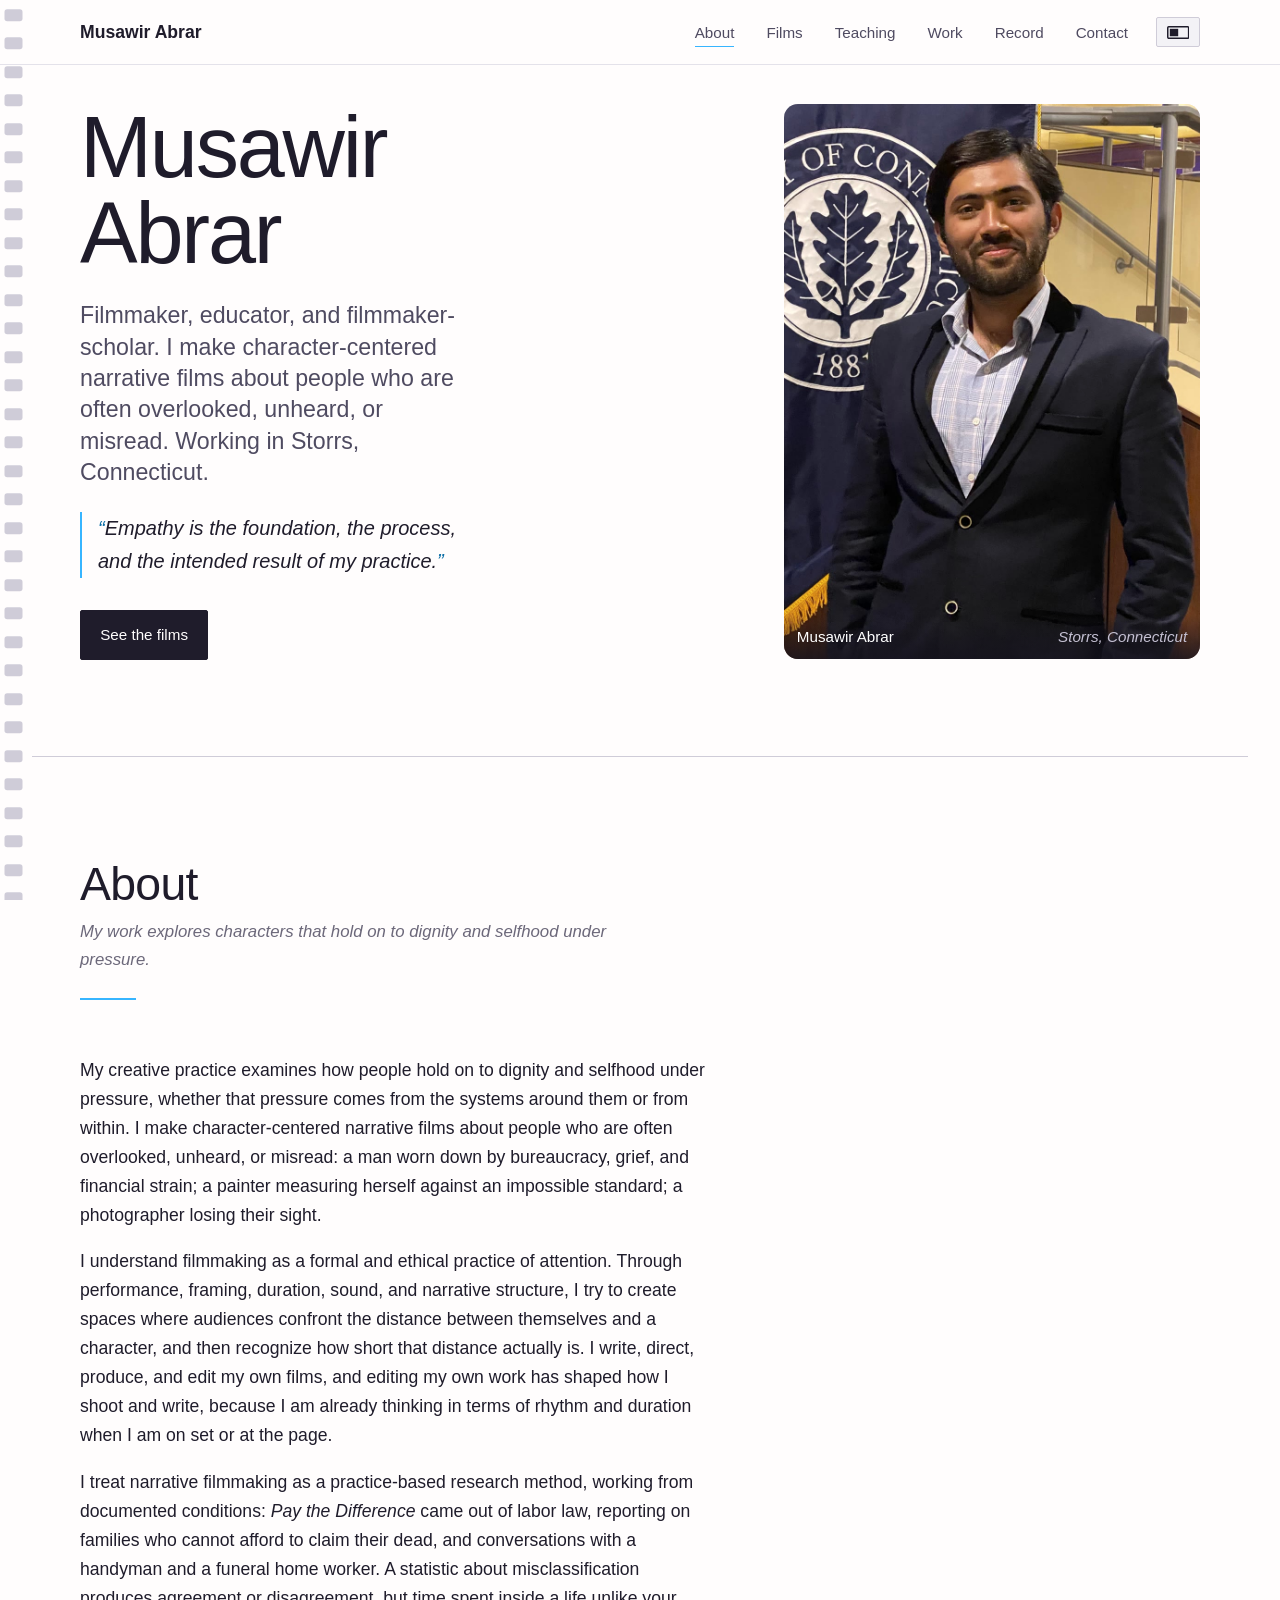
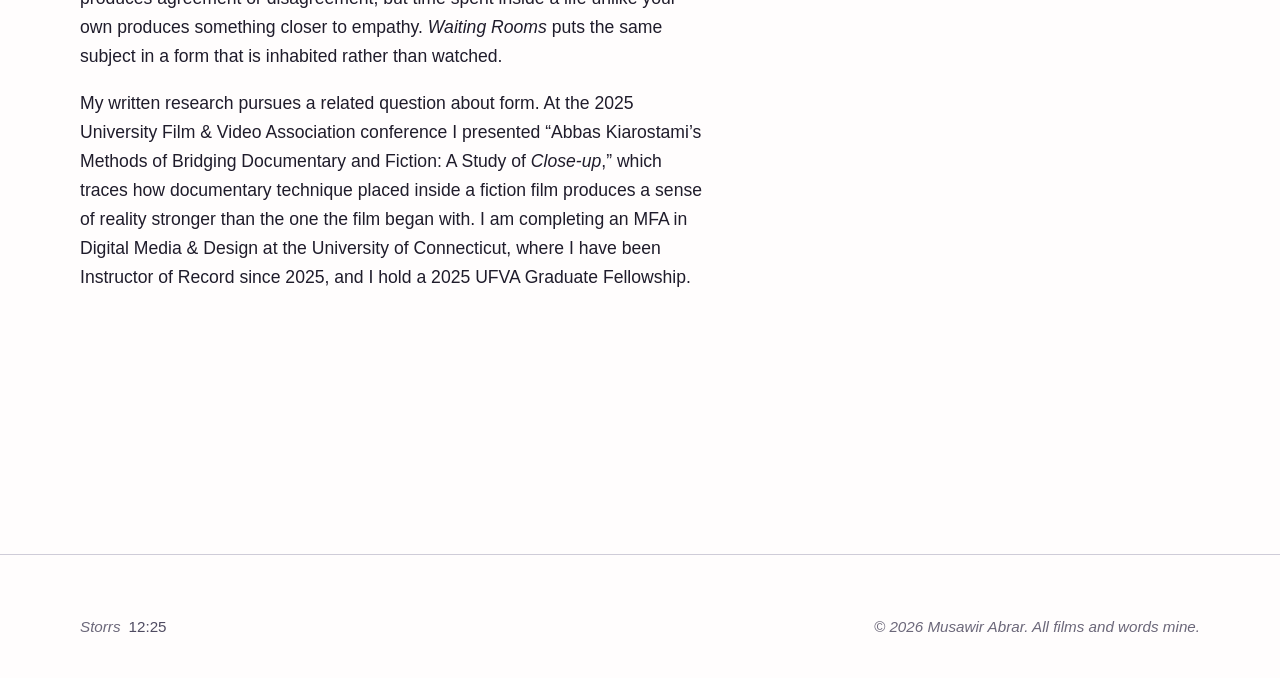
<file: index.html>
<!DOCTYPE html>
<!--
  "I take my artistic practice as a very small, personal revolution."
  Musawir Abrar, artist statement.

  You found the source. Most people don't look. Thank you for looking.
-->
<html lang="en" dir="ltr">
<head>
  <meta charset="utf-8">
  <meta name="viewport" content="width=device-width, initial-scale=1, viewport-fit=cover">
  <title>Musawir Abrar</title>
  <meta name="description" content="Musawir Abrar is a filmmaker, educator, and filmmaker-scholar working in Storrs, Connecticut. Character-centered narrative film, immersive media, and research on how people hold on to dignity under pressure.">
  <meta name="author" content="Musawir Abrar">
  <meta name="theme-color" content="#fffdfd" media="(prefers-color-scheme: light)">
  <meta name="theme-color" content="#1a1826" media="(prefers-color-scheme: dark)">

  <meta property="og:type" content="website">
  <meta property="og:title" content="Musawir Abrar">
  <meta property="og:description" content="Filmmaker, educator, filmmaker-scholar. Character-centered work about people who are overlooked, unheard, or misread.">
  <meta property="og:url" content="https://musawirabrar.com/">
  <meta property="og:image" content="https://musawirabrar.com/assets/img/og-image.jpg">
  <meta name="twitter:card" content="summary_large_image">

  <link rel="canonical" href="https://musawirabrar.com/">
  <link rel="icon" href="assets/favicon.svg" type="image/svg+xml">
  <link rel="icon" href="assets/favicon-32.png" type="image/png" sizes="32x32">
  <link rel="apple-touch-icon" href="assets/apple-touch-icon.png">

  <script>
    /* Set the chosen theme before the first paint, so the page never flashes
       the wrong one. The rest of the toggle lives in main.js. */
    (function () {
      try {
        var t = localStorage.getItem('theme');
        if (t === 'dark' || t === 'light') document.documentElement.setAttribute('data-theme', t);
      } catch (e) {}
    })();
  </script>

  <link rel="preconnect" href="https://api.fontshare.com">
  <link rel="preconnect" href="https://cdn.fontshare.com" crossorigin>
  <link rel="preconnect" href="https://fonts.googleapis.com">
  <link rel="preconnect" href="https://fonts.gstatic.com" crossorigin>
  <link rel="stylesheet" href="https://api.fontshare.com/v2/css?f[]=satoshi@300,400,500,700,1,2&amp;display=swap">
  <link rel="stylesheet" href="https://fonts.googleapis.com/css2?family=IBM+Plex+Mono:wght@400;500&family=Noto+Nastaliq+Urdu:wght@400;600&display=swap">
  <link rel="stylesheet" href="css/style.css?v=11ce63c7">
  <!-- PostHog analytics. Public project key; safe to ship. -->
  <script>
    !function(t,e){var o,n,p,r;e.__SV||(window.posthog && window.posthog.__loaded)||(window.posthog=e,e._i=[],e.init=function(i,s,a){function g(t,e){var o=e.split(".");2==o.length&&(t=t[o[0]],e=o[1]),t[e]=function(){t.push([e].concat(Array.prototype.slice.call(arguments,0)))}}p||((p=t.createElement("script")).type="text/javascript",p.crossOrigin="anonymous",p.async=!0,p.src=s.api_host.replace(".i.posthog.com","-assets.i.posthog.com")+"/static/array.js",p.onerror=function(){p=null},(r=t.getElementsByTagName("script")[0]).parentNode.insertBefore(p,r));var u=e;for(void 0!==a?u=e[a]=[]:a="posthog",u.people=u.people||[],Object.defineProperty(u,"toString",{configurable:!0,enumerable:!0,writable:!0,value:function(t){var e="posthog";return"posthog"!==a&&(e+="."+a),t||(e+=" (stub)"),e}}),Object.defineProperty(u.people,"toString",{configurable:!0,enumerable:!0,writable:!0,value:function(){return u.toString(1)+".people (stub)"}}),o="du vu fu pu yu init Bu Hu Nu qu Vu Kl ju Zu Ou Yu Xu th capture getExtension zu hu nh calculateEventProperties ih register register_once register_for_session unregister unregister_for_session ah Lu sh getFeatureFlag getFeatureFlagPayload getFeatureFlagResult getAllFeatureFlags isFeatureEnabled reloadFeatureFlags updateFlags updateEarlyAccessFeatureEnrollment getEarlyAccessFeatures on onFeatureFlags onSurveysLoaded onSessionId getSurveys getActiveMatchingSurveys renderSurvey displaySurvey cancelPendingSurvey canRenderSurvey canRenderSurveyAsync uh identify setPersonProperties unsetPersonProperties group resetGroups setPersonPropertiesForFlags resetPersonPropertiesForFlags setGroupPropertiesForFlags resetGroupPropertiesForFlags reset hh shutdown setIdentity clearIdentity get_distinct_id getGroups get_session_id get_session_replay_url alias set_config startSessionRecording stopSessionRecording sessionRecordingStarted captureException addExceptionStep captureLog startExceptionAutocapture stopExceptionAutocapture loadToolbar get_property getSessionProperty rh Ku createPersonProfile setInternalOrTestUser oh bu opt_in_capturing opt_out_capturing has_opted_in_capturing has_opted_out_capturing get_explicit_consent_status is_capturing clear_opt_in_out_capturing Qu debug Yl Os getPageViewId captureTraceFeedback captureTraceMetric Pu".split(" "),n=0;n<o.length;n++)g(u,o[n]);e._i.push([i,s,a])},e.__SV=1)}(document,window.posthog||[]);
    posthog.init('phc_n4nHXnw5nYtsfpcSPLs67FtRx5jxctxXPrgz5RXiYdbp', {
      api_host: 'https://z.musawirabrar.com',
      ui_host: 'https://us.posthog.com',
      defaults: '2026-05-30',
      person_profiles: 'always',
      capture_pageview: true,
      capture_pageleave: true,
      autocapture: true,
      rageclick: true,
      capture_dead_clicks: true,
      capture_heatmaps: true,
      capture_exceptions: true,
      capture_performance: { web_vitals: true, network_timing: true },
      disable_session_recording: false,
      enable_recording_console_log: true,
      session_recording: { maskAllInputs: true, recordCrossOriginIframes: false }
    });
  </script>
  <script type="application/ld+json">
  {
    "@context": "https://schema.org",
    "@type": "Person",
    "name": "Musawir Abrar",
    "jobTitle": "Filmmaker, educator, and filmmaker-scholar",
    "description": "Filmmaker, educator, and filmmaker-scholar working in Storrs, Connecticut.",
    "url": "https://musawirabrar.com/",
    "email": "musawir.abrar@uconn.edu",
    "image": "https://musawirabrar.com/assets/img/musawir-900.jpg",
    "affiliation": { "@type": "CollegeOrUniversity", "name": "University of Connecticut" },
    "sameAs": [
      "https://www.linkedin.com/in/musawirabrar/",
      "https://www.youtube.com/@analyzingglobalcinema6805",
      "https://dmd.uconn.edu/person/musawir-abrar/"
    ]
  }
  </script>
</head>
<body>

  <!--
    The scroll indicator: a film strip down the left edge, its perforations
    filling as the page runs through. Decoration only, so it carries no
    meaning a reader would miss without it.
  -->
  <div class="reel" aria-hidden="true"><span class="reel__fill"></span></div>
  <a class="skip" href="#main">Skip to the content</a>

  <header class="top" id="top">
    <nav class="top__nav" aria-label="Primary">
      <a class="top__name" href="index.html">Musawir Abrar</a>
      <div class="top__right">
        <ul class="top__links">
        <li><a href="index.html" aria-current="page">About</a></li>
        <li><a href="films.html">Films</a></li>
        <li><a href="teaching.html">Teaching</a></li>
        <li><a href="work.html">Work</a></li>
        <li><a href="record.html">Record</a></li>
        <li><a href="contact.html">Contact</a></li>
        </ul>
        <button class="theme" id="theme-toggle" type="button" aria-label="Switch to dark mode">
          <svg viewBox="0 0 24 14" aria-hidden="true" focusable="false">
            <rect x="0.8" y="0.8" width="22.4" height="12.4" rx="1" fill="none" stroke="currentColor" stroke-width="1.6"/>
            <rect class="theme__knob" x="3" y="3" width="9" height="8" fill="currentColor"/>
          </svg>
        </button>
      </div>
    </nav>
  </header>

  <main id="main">

    <!-- ============================================================ HERO -->
    <section class="hero" aria-labelledby="hero-title">
      <div class="hero__grid">
        <div class="hero__text">
          <h1 class="hero__title" id="hero-title">Musawir<br>Abrar</h1>
          <p class="hero__lede">
            Filmmaker, educator, and filmmaker-scholar. I make character-centered narrative
            films about people who are often overlooked, unheard, or misread.
            Working in Storrs, Connecticut.
          </p>
          <p class="hero__thesis">
            <span class="hero__thesis-mark" aria-hidden="true">&ldquo;</span>Empathy is the foundation, the process, and the intended result of my practice.<span class="hero__thesis-mark" aria-hidden="true">&rdquo;</span>
          </p>
          <div class="hero__cta">
            <a class="btn" href="films.html">See the films</a>
          </div>
        </div>

        <figure class="hero__figure frame frame--3x4">
          <img src="assets/img/musawir-900.jpg"
               srcset="assets/img/musawir-450.jpg 450w, assets/img/musawir-900.jpg 900w"
               sizes="(min-width: 900px) 36vw, 80vw"
               width="900" height="1200"
               alt="Musawir Abrar in a dark blazer, smiling slightly, in front of a University of Connecticut banner."
               fetchpriority="high">
          <figcaption class="frame__cap">
            <span class="frame__cap-title">Musawir Abrar</span>
            <span class="frame__cap-meta">Storrs, Connecticut</span>
          </figcaption>
        </figure>
      </div>
    </section>

    <!-- ============================================================ ABOUT -->
    <section class="section about" id="about" aria-labelledby="about-title">
      <div class="section__head">
        <h2 class="section__title" id="about-title">About</h2>
        <p class="section__sub">My work explores characters that hold on to dignity and selfhood under pressure.</p>
      </div>

      <div class="prose">
        <p>
          My creative practice examines how people hold on to dignity and selfhood under
          pressure, whether that pressure comes from the systems around them or from within.
          I make character-centered narrative films about people who are often overlooked,
          unheard, or misread: a man worn down by bureaucracy, grief, and financial strain;
          a painter measuring herself against an impossible standard; a photographer losing
          their sight.
        </p>
        <p>
          I understand filmmaking as a formal and ethical practice of attention. Through
          performance, framing, duration, sound, and narrative structure, I try to create
          spaces where audiences confront the distance between themselves and a character,
          and then recognize how short that distance actually is. I write, direct, produce,
          and edit my own films, and editing my own work has shaped how I shoot and write,
          because I am already thinking in terms of rhythm and duration when I am on set or
          at the page.
        </p>
        <p>
          I treat narrative filmmaking as a practice-based research method, working from
          documented conditions: <em>Pay the Difference</em> came out of labor law, reporting
          on families who cannot afford to claim their dead, and conversations with a handyman
          and a funeral home worker. A statistic about misclassification produces agreement or
          disagreement, but time spent inside a life unlike your own produces something closer
          to empathy. <em>Waiting Rooms</em> puts the same subject in a form that is inhabited
          rather than watched.
        </p>
        <p>
          My written research pursues a related question about form. At the 2025 University
          Film &amp; Video Association conference I presented &ldquo;Abbas Kiarostami&rsquo;s
          Methods of Bridging Documentary and Fiction: A Study of <em>Close-up</em>,&rdquo;
          which traces how documentary technique placed inside a fiction film produces a sense
          of reality stronger than the one the film began with. I am completing an MFA in
          Digital Media &amp; Design at the University of Connecticut, where I have been
          Instructor of Record since 2025, and I hold a 2025 UFVA Graduate Fellowship.
        </p>
      </div>
    </section>

  </main>

  <footer class="foot">
    <div class="foot__row">
      <p class="foot__place"><span class="foot__city">Storrs</span> <time id="time-storrs" class="foot__time">--:--</time></p>
      <p class="foot__copy">&copy; <span id="year">2026</span> Musawir Abrar. All films and words mine.</p>
    </div>
  </footer>

  <script src="js/main.js?v=9748db10" defer></script>
</body>
</html>
</file>
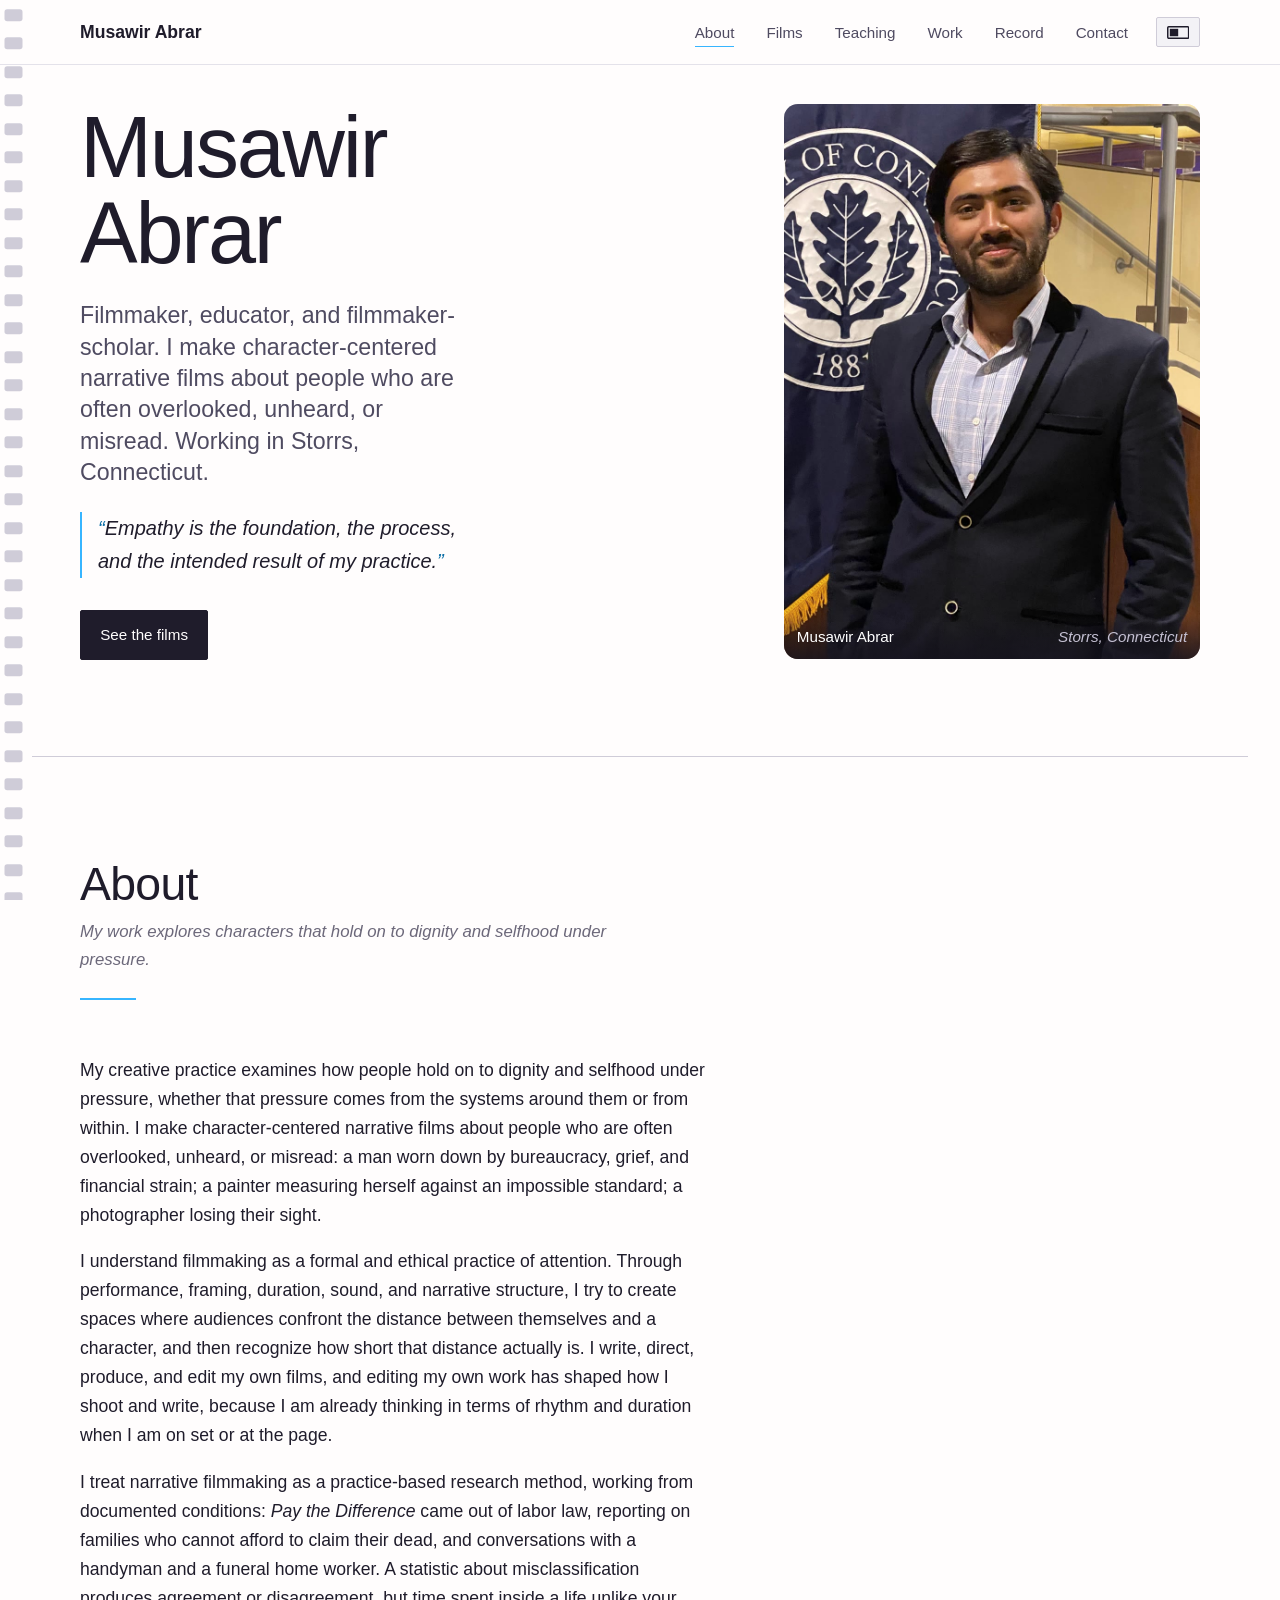
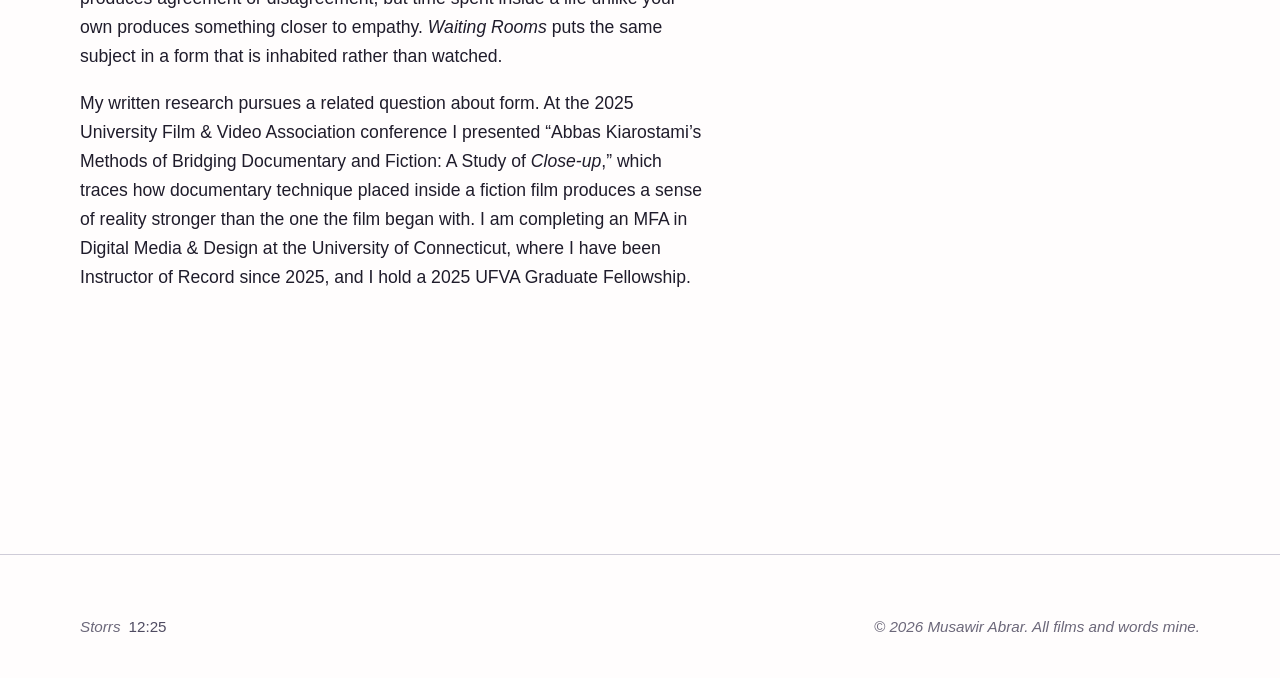
<file: about.html>
<!DOCTYPE html>
<!--
  About now lives at the front of the site. This file only forwards the old
  address so links made while About had its own page do not fall over.
-->
<html lang="en">
<head>
  <meta charset="utf-8">
  <meta name="viewport" content="width=device-width, initial-scale=1">
  <title>About &middot; Musawir Abrar</title>
  <link rel="canonical" href="https://musawirabrar.com/">
  <meta http-equiv="refresh" content="0; url=/">
  <meta name="robots" content="noindex">
</head>
<body>
  <p>About has moved to <a href="/">the front page</a>.</p>
</body>
</html>
</file>
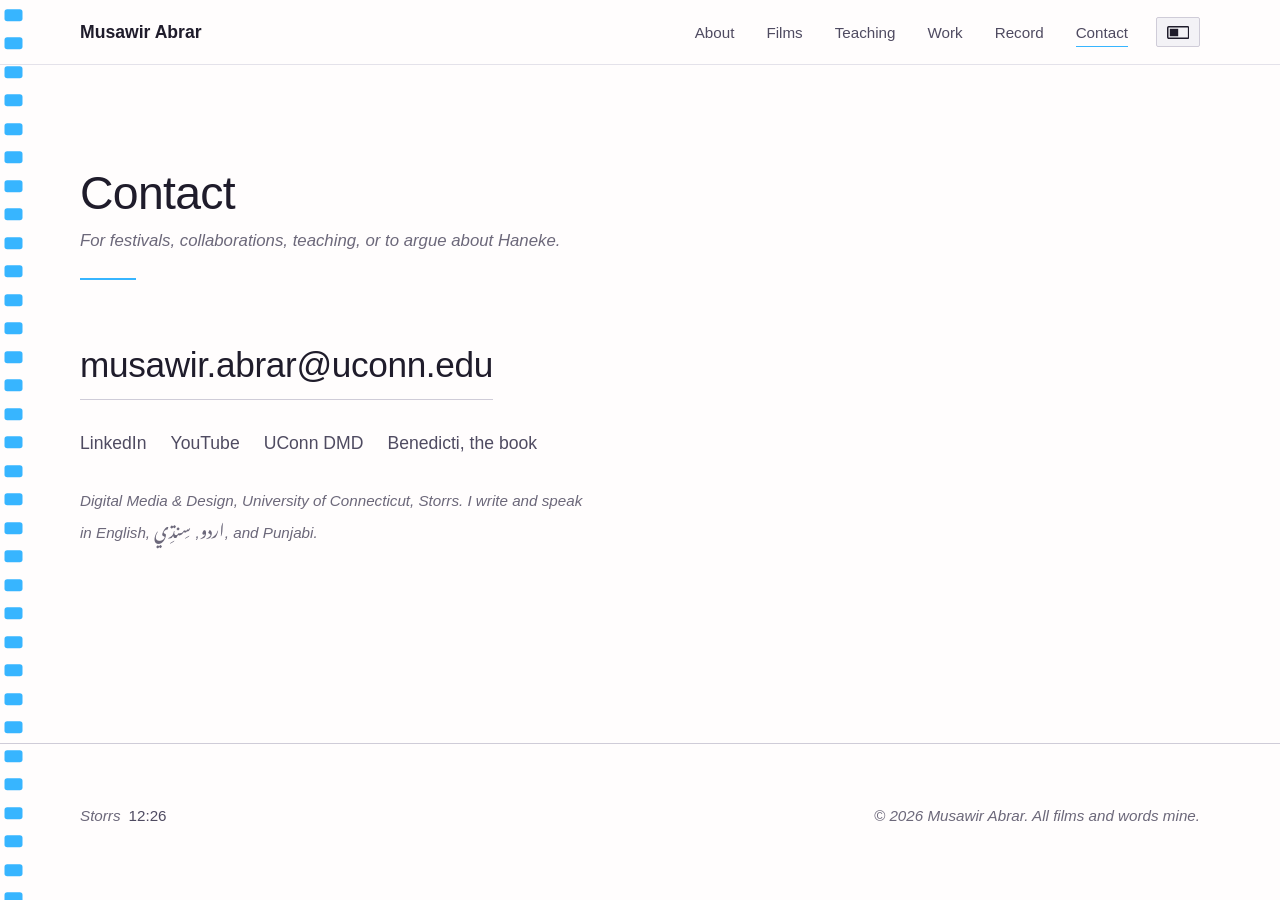
<file: contact.html>
<!DOCTYPE html>
<!--
  "I take my artistic practice as a very small, personal revolution."
  Musawir Abrar, artist statement.

  You found the source. Most people don't look. Thank you for looking.
-->
<html lang="en" dir="ltr">
<head>
  <meta charset="utf-8">
  <meta name="viewport" content="width=device-width, initial-scale=1, viewport-fit=cover">
  <title>Contact &middot; Musawir Abrar</title>
  <meta name="description" content="Reach Musawir Abrar for festivals, collaborations, or teaching. Based at the University of Connecticut, Storrs.">
  <meta name="author" content="Musawir Abrar">
  <meta name="theme-color" content="#fffdfd" media="(prefers-color-scheme: light)">
  <meta name="theme-color" content="#1a1826" media="(prefers-color-scheme: dark)">

  <meta property="og:type" content="website">
  <meta property="og:title" content="Contact &middot; Musawir Abrar">
  <meta property="og:description" content="For festivals, collaborations, teaching, or to argue about Haneke.">
  <meta property="og:url" content="https://musawirabrar.com/contact.html">
  <meta property="og:image" content="https://musawirabrar.com/assets/img/og-image.jpg">
  <meta name="twitter:card" content="summary_large_image">

  <link rel="canonical" href="https://musawirabrar.com/contact.html">
  <link rel="icon" href="assets/favicon.svg" type="image/svg+xml">
  <link rel="icon" href="assets/favicon-32.png" type="image/png" sizes="32x32">
  <link rel="apple-touch-icon" href="assets/apple-touch-icon.png">

  <script>
    /* Set the chosen theme before the first paint, so the page never flashes
       the wrong one. The rest of the toggle lives in main.js. */
    (function () {
      try {
        var t = localStorage.getItem('theme');
        if (t === 'dark' || t === 'light') document.documentElement.setAttribute('data-theme', t);
      } catch (e) {}
    })();
  </script>

  <link rel="preconnect" href="https://api.fontshare.com">
  <link rel="preconnect" href="https://cdn.fontshare.com" crossorigin>
  <link rel="preconnect" href="https://fonts.googleapis.com">
  <link rel="preconnect" href="https://fonts.gstatic.com" crossorigin>
  <link rel="stylesheet" href="https://api.fontshare.com/v2/css?f[]=satoshi@300,400,500,700,1,2&amp;display=swap">
  <link rel="stylesheet" href="https://fonts.googleapis.com/css2?family=IBM+Plex+Mono:wght@400;500&family=Noto+Nastaliq+Urdu:wght@400;600&display=swap">
  <link rel="stylesheet" href="css/style.css?v=11ce63c7">
  <!-- PostHog analytics. Public project key; safe to ship. -->
  <script>
    !function(t,e){var o,n,p,r;e.__SV||(window.posthog && window.posthog.__loaded)||(window.posthog=e,e._i=[],e.init=function(i,s,a){function g(t,e){var o=e.split(".");2==o.length&&(t=t[o[0]],e=o[1]),t[e]=function(){t.push([e].concat(Array.prototype.slice.call(arguments,0)))}}p||((p=t.createElement("script")).type="text/javascript",p.crossOrigin="anonymous",p.async=!0,p.src=s.api_host.replace(".i.posthog.com","-assets.i.posthog.com")+"/static/array.js",p.onerror=function(){p=null},(r=t.getElementsByTagName("script")[0]).parentNode.insertBefore(p,r));var u=e;for(void 0!==a?u=e[a]=[]:a="posthog",u.people=u.people||[],Object.defineProperty(u,"toString",{configurable:!0,enumerable:!0,writable:!0,value:function(t){var e="posthog";return"posthog"!==a&&(e+="."+a),t||(e+=" (stub)"),e}}),Object.defineProperty(u.people,"toString",{configurable:!0,enumerable:!0,writable:!0,value:function(){return u.toString(1)+".people (stub)"}}),o="du vu fu pu yu init Bu Hu Nu qu Vu Kl ju Zu Ou Yu Xu th capture getExtension zu hu nh calculateEventProperties ih register register_once register_for_session unregister unregister_for_session ah Lu sh getFeatureFlag getFeatureFlagPayload getFeatureFlagResult getAllFeatureFlags isFeatureEnabled reloadFeatureFlags updateFlags updateEarlyAccessFeatureEnrollment getEarlyAccessFeatures on onFeatureFlags onSurveysLoaded onSessionId getSurveys getActiveMatchingSurveys renderSurvey displaySurvey cancelPendingSurvey canRenderSurvey canRenderSurveyAsync uh identify setPersonProperties unsetPersonProperties group resetGroups setPersonPropertiesForFlags resetPersonPropertiesForFlags setGroupPropertiesForFlags resetGroupPropertiesForFlags reset hh shutdown setIdentity clearIdentity get_distinct_id getGroups get_session_id get_session_replay_url alias set_config startSessionRecording stopSessionRecording sessionRecordingStarted captureException addExceptionStep captureLog startExceptionAutocapture stopExceptionAutocapture loadToolbar get_property getSessionProperty rh Ku createPersonProfile setInternalOrTestUser oh bu opt_in_capturing opt_out_capturing has_opted_in_capturing has_opted_out_capturing get_explicit_consent_status is_capturing clear_opt_in_out_capturing Qu debug Yl Os getPageViewId captureTraceFeedback captureTraceMetric Pu".split(" "),n=0;n<o.length;n++)g(u,o[n]);e._i.push([i,s,a])},e.__SV=1)}(document,window.posthog||[]);
    posthog.init('phc_n4nHXnw5nYtsfpcSPLs67FtRx5jxctxXPrgz5RXiYdbp', {
      api_host: 'https://z.musawirabrar.com',
      ui_host: 'https://us.posthog.com',
      defaults: '2026-05-30',
      person_profiles: 'always',
      capture_pageview: true,
      capture_pageleave: true,
      autocapture: true,
      rageclick: true,
      capture_dead_clicks: true,
      capture_heatmaps: true,
      capture_exceptions: true,
      capture_performance: { web_vitals: true, network_timing: true },
      disable_session_recording: false,
      enable_recording_console_log: true,
      session_recording: { maskAllInputs: true, recordCrossOriginIframes: false }
    });
  </script>
</head>
<body>

  <!--
    The scroll indicator: a film strip down the left edge, its perforations
    filling as the page runs through. Decoration only, so it carries no
    meaning a reader would miss without it.
  -->
  <div class="reel" aria-hidden="true"><span class="reel__fill"></span></div>
  <a class="skip" href="#main">Skip to the contact details</a>

  <header class="top" id="top">
    <nav class="top__nav" aria-label="Primary">
      <a class="top__name" href="index.html">Musawir Abrar</a>
      <div class="top__right">
        <ul class="top__links">
        <li><a href="index.html">About</a></li>
        <li><a href="films.html">Films</a></li>
        <li><a href="teaching.html">Teaching</a></li>
        <li><a href="work.html">Work</a></li>
        <li><a href="record.html">Record</a></li>
        <li><a href="contact.html" aria-current="page">Contact</a></li>
        </ul>
        <button class="theme" id="theme-toggle" type="button" aria-label="Switch to dark mode">
          <svg viewBox="0 0 24 14" aria-hidden="true" focusable="false">
            <rect x="0.8" y="0.8" width="22.4" height="12.4" rx="1" fill="none" stroke="currentColor" stroke-width="1.6"/>
            <rect class="theme__knob" x="3" y="3" width="9" height="8" fill="currentColor"/>
          </svg>
        </button>
      </div>
    </nav>
  </header>

  <main id="main">

    <!-- ============================================================ CONTACT -->
    <section class="section contact" id="contact" aria-labelledby="contact-title">
      <div class="section__head">
        <h2 class="section__title" id="contact-title">Contact</h2>
        <p class="section__sub">For festivals, collaborations, teaching, or to argue about Haneke.</p>
      </div>
      <div class="contact__grid">
        <a class="contact__mail" href="mailto:musawir.abrar@uconn.edu">musawir.abrar@uconn.edu</a>
        <ul class="contact__links">
          <li><a href="https://www.linkedin.com/in/musawirabrar/" rel="noopener">LinkedIn</a></li>
          <li><a href="https://www.youtube.com/@analyzingglobalcinema6805" rel="noopener">YouTube</a></li>
          <li><a href="https://dmd.uconn.edu/person/musawir-abrar/" rel="noopener">UConn DMD</a></li>
          <li><a href="https://www.meraqissa.com/book/210" rel="noopener">Benedicti, the book</a></li>
        </ul>
        <p class="contact__where">Digital Media &amp; Design, University of Connecticut, Storrs. I write and speak in English, <span lang="ur">اردو</span>, <span lang="sd">سِنڌِي</span>, and Punjabi.</p>
      </div>
    </section>

  </main>

  <footer class="foot">
    <div class="foot__row">
      <p class="foot__place"><span class="foot__city">Storrs</span> <time id="time-storrs" class="foot__time">--:--</time></p>
      <p class="foot__copy">&copy; <span id="year">2026</span> Musawir Abrar. All films and words mine.</p>
    </div>
  </footer>

  <script src="js/main.js?v=9748db10" defer></script>
</body>
</html>
</file>
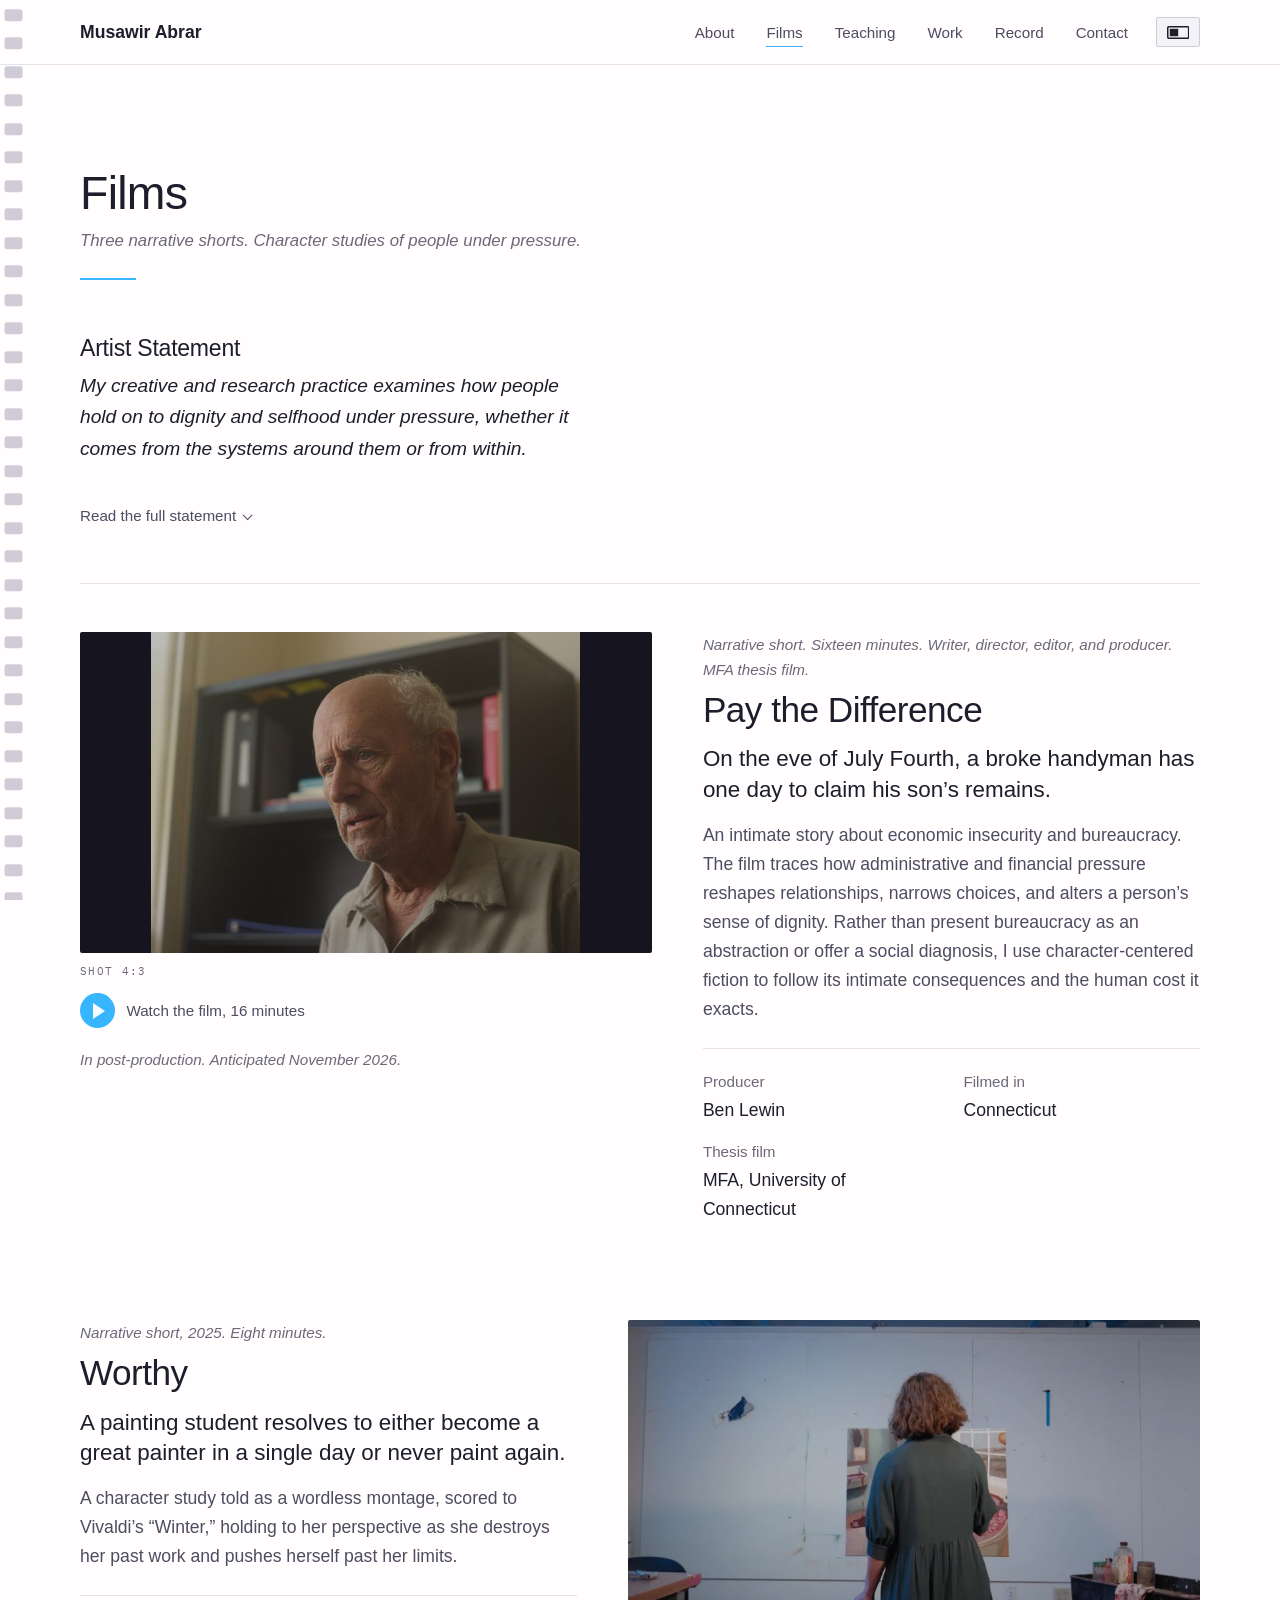
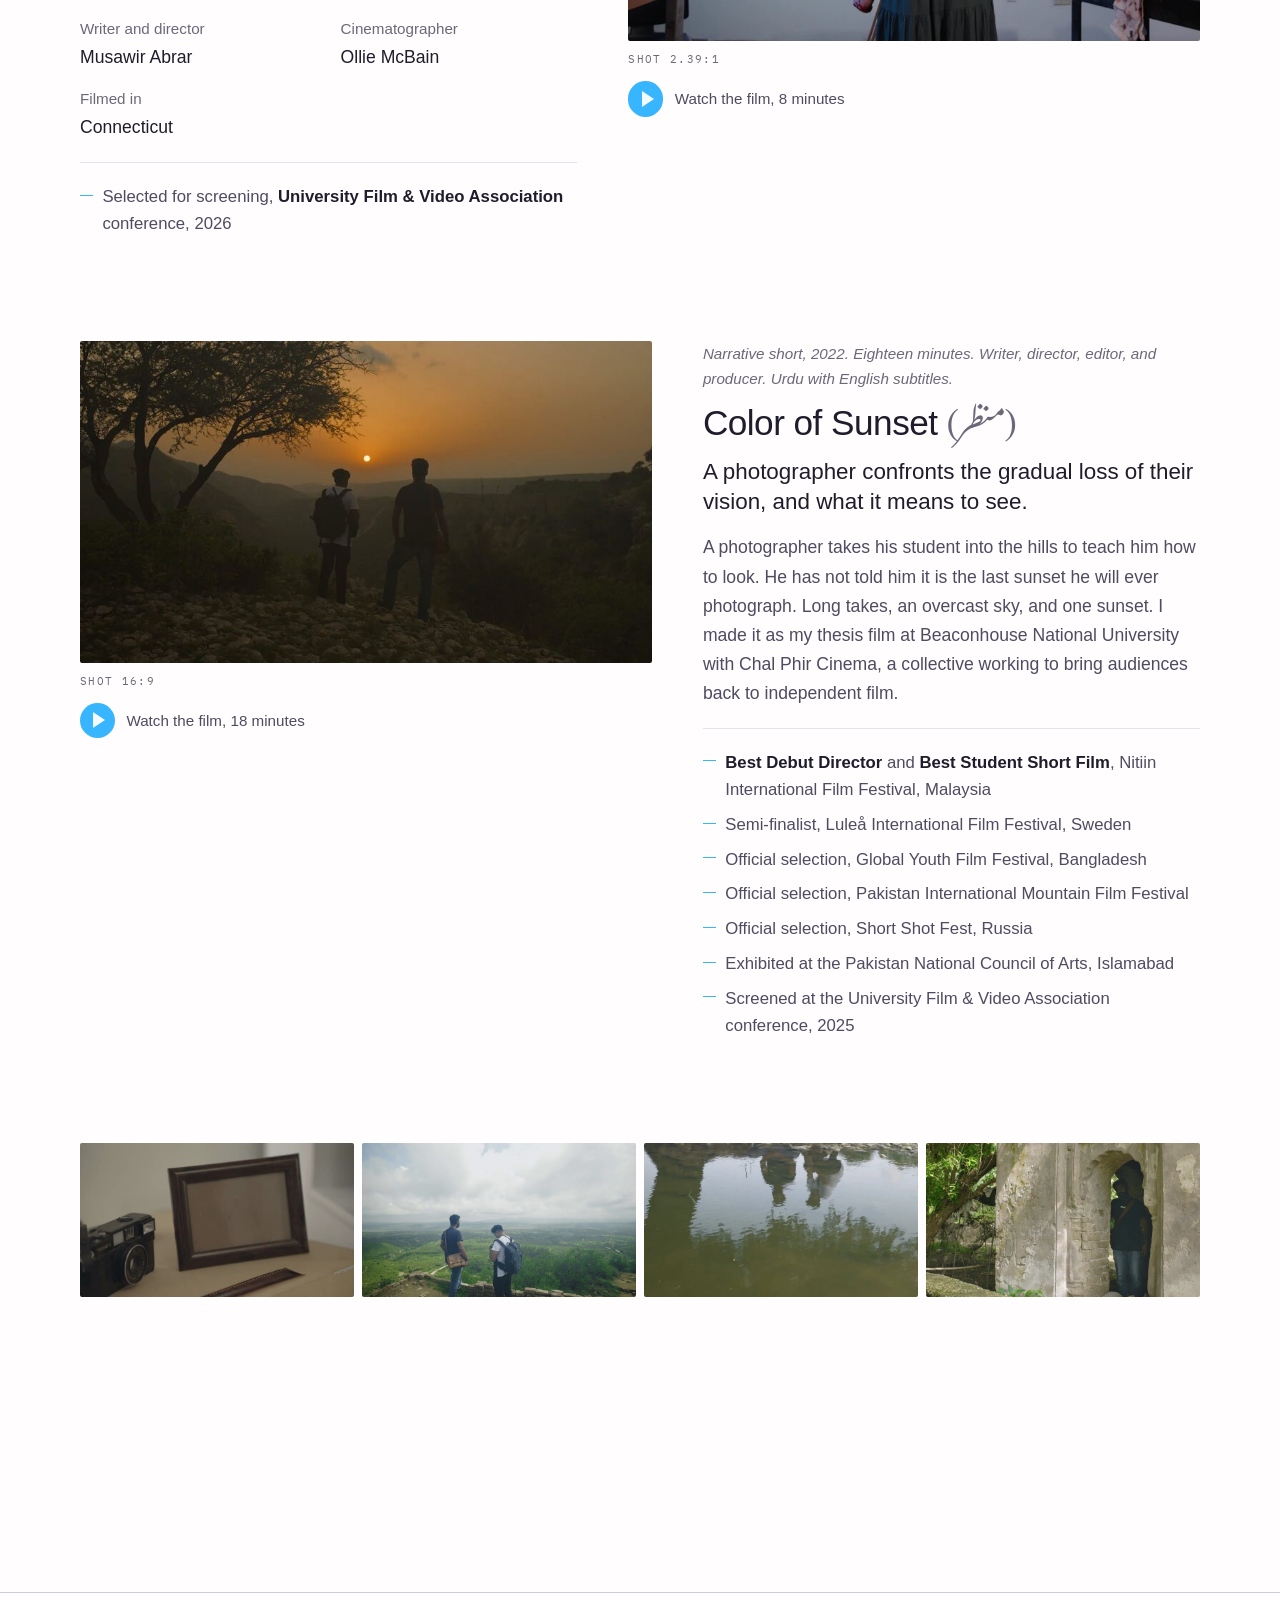
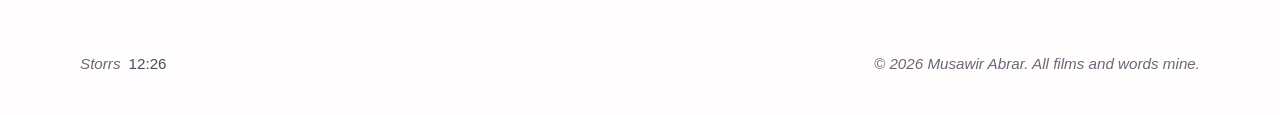
<file: films.html>
<!DOCTYPE html>
<!--
  "I take my artistic practice as a very small, personal revolution."
  Musawir Abrar, artist statement.

  You found the source. Most people don't look. Thank you for looking.
-->
<html lang="en" dir="ltr">
<head>
  <meta charset="utf-8">
  <meta name="viewport" content="width=device-width, initial-scale=1, viewport-fit=cover">
  <title>Films &middot; Musawir Abrar</title>
  <meta name="description" content="Three narrative shorts by Musawir Abrar: Pay the Difference, in post-production; Worthy, 2025; and Color of Sunset, 2022, an award-winning short.">
  <meta name="author" content="Musawir Abrar">
  <meta name="theme-color" content="#fffdfd" media="(prefers-color-scheme: light)">
  <meta name="theme-color" content="#1a1826" media="(prefers-color-scheme: dark)">

  <meta property="og:type" content="website">
  <meta property="og:title" content="Films &middot; Musawir Abrar">
  <meta property="og:description" content="Three narrative shorts. Character studies of people under pressure.">
  <meta property="og:url" content="https://musawirabrar.com/films.html">
  <meta property="og:image" content="https://musawirabrar.com/assets/img/og-image.jpg">
  <meta name="twitter:card" content="summary_large_image">

  <link rel="canonical" href="https://musawirabrar.com/films.html">
  <link rel="icon" href="assets/favicon.svg" type="image/svg+xml">
  <link rel="icon" href="assets/favicon-32.png" type="image/png" sizes="32x32">
  <link rel="apple-touch-icon" href="assets/apple-touch-icon.png">

  <script>
    /* Set the chosen theme before the first paint, so the page never flashes
       the wrong one. The rest of the toggle lives in main.js. */
    (function () {
      try {
        var t = localStorage.getItem('theme');
        if (t === 'dark' || t === 'light') document.documentElement.setAttribute('data-theme', t);
      } catch (e) {}
    })();
  </script>

  <link rel="preconnect" href="https://api.fontshare.com">
  <link rel="preconnect" href="https://cdn.fontshare.com" crossorigin>
  <link rel="preconnect" href="https://fonts.googleapis.com">
  <link rel="preconnect" href="https://fonts.gstatic.com" crossorigin>
  <link rel="stylesheet" href="https://api.fontshare.com/v2/css?f[]=satoshi@300,400,500,700,1,2&amp;display=swap">
  <link rel="stylesheet" href="https://fonts.googleapis.com/css2?family=IBM+Plex+Mono:wght@400;500&family=Noto+Nastaliq+Urdu:wght@400;600&display=swap">
  <link rel="stylesheet" href="css/style.css?v=11ce63c7">
  <!-- PostHog analytics. Public project key; safe to ship. -->
  <script>
    !function(t,e){var o,n,p,r;e.__SV||(window.posthog && window.posthog.__loaded)||(window.posthog=e,e._i=[],e.init=function(i,s,a){function g(t,e){var o=e.split(".");2==o.length&&(t=t[o[0]],e=o[1]),t[e]=function(){t.push([e].concat(Array.prototype.slice.call(arguments,0)))}}p||((p=t.createElement("script")).type="text/javascript",p.crossOrigin="anonymous",p.async=!0,p.src=s.api_host.replace(".i.posthog.com","-assets.i.posthog.com")+"/static/array.js",p.onerror=function(){p=null},(r=t.getElementsByTagName("script")[0]).parentNode.insertBefore(p,r));var u=e;for(void 0!==a?u=e[a]=[]:a="posthog",u.people=u.people||[],Object.defineProperty(u,"toString",{configurable:!0,enumerable:!0,writable:!0,value:function(t){var e="posthog";return"posthog"!==a&&(e+="."+a),t||(e+=" (stub)"),e}}),Object.defineProperty(u.people,"toString",{configurable:!0,enumerable:!0,writable:!0,value:function(){return u.toString(1)+".people (stub)"}}),o="du vu fu pu yu init Bu Hu Nu qu Vu Kl ju Zu Ou Yu Xu th capture getExtension zu hu nh calculateEventProperties ih register register_once register_for_session unregister unregister_for_session ah Lu sh getFeatureFlag getFeatureFlagPayload getFeatureFlagResult getAllFeatureFlags isFeatureEnabled reloadFeatureFlags updateFlags updateEarlyAccessFeatureEnrollment getEarlyAccessFeatures on onFeatureFlags onSurveysLoaded onSessionId getSurveys getActiveMatchingSurveys renderSurvey displaySurvey cancelPendingSurvey canRenderSurvey canRenderSurveyAsync uh identify setPersonProperties unsetPersonProperties group resetGroups setPersonPropertiesForFlags resetPersonPropertiesForFlags setGroupPropertiesForFlags resetGroupPropertiesForFlags reset hh shutdown setIdentity clearIdentity get_distinct_id getGroups get_session_id get_session_replay_url alias set_config startSessionRecording stopSessionRecording sessionRecordingStarted captureException addExceptionStep captureLog startExceptionAutocapture stopExceptionAutocapture loadToolbar get_property getSessionProperty rh Ku createPersonProfile setInternalOrTestUser oh bu opt_in_capturing opt_out_capturing has_opted_in_capturing has_opted_out_capturing get_explicit_consent_status is_capturing clear_opt_in_out_capturing Qu debug Yl Os getPageViewId captureTraceFeedback captureTraceMetric Pu".split(" "),n=0;n<o.length;n++)g(u,o[n]);e._i.push([i,s,a])},e.__SV=1)}(document,window.posthog||[]);
    posthog.init('phc_n4nHXnw5nYtsfpcSPLs67FtRx5jxctxXPrgz5RXiYdbp', {
      api_host: 'https://z.musawirabrar.com',
      ui_host: 'https://us.posthog.com',
      defaults: '2026-05-30',
      person_profiles: 'always',
      capture_pageview: true,
      capture_pageleave: true,
      autocapture: true,
      rageclick: true,
      capture_dead_clicks: true,
      capture_heatmaps: true,
      capture_exceptions: true,
      capture_performance: { web_vitals: true, network_timing: true },
      disable_session_recording: false,
      enable_recording_console_log: true,
      session_recording: { maskAllInputs: true, recordCrossOriginIframes: false }
    });
  </script>
</head>
<body>

  <!--
    The scroll indicator: a film strip down the left edge, its perforations
    filling as the page runs through. Decoration only, so it carries no
    meaning a reader would miss without it.
  -->
  <div class="reel" aria-hidden="true"><span class="reel__fill"></span></div>
  <a class="skip" href="#main">Skip to the films</a>

  <header class="top" id="top">
    <nav class="top__nav" aria-label="Primary">
      <a class="top__name" href="index.html">Musawir Abrar</a>
      <div class="top__right">
        <ul class="top__links">
        <li><a href="index.html">About</a></li>
        <li><a href="films.html" aria-current="page">Films</a></li>
        <li><a href="teaching.html">Teaching</a></li>
        <li><a href="work.html">Work</a></li>
        <li><a href="record.html">Record</a></li>
        <li><a href="contact.html">Contact</a></li>
        </ul>
        <button class="theme" id="theme-toggle" type="button" aria-label="Switch to dark mode">
          <svg viewBox="0 0 24 14" aria-hidden="true" focusable="false">
            <rect x="0.8" y="0.8" width="22.4" height="12.4" rx="1" fill="none" stroke="currentColor" stroke-width="1.6"/>
            <rect class="theme__knob" x="3" y="3" width="9" height="8" fill="currentColor"/>
          </svg>
        </button>
      </div>
    </nav>
  </header>

  <main id="main">

    <!-- ============================================================ FILMS -->
    <section class="section films" id="films" aria-labelledby="films-title">
      <div class="section__head">
        <h2 class="section__title" id="films-title">Films</h2>
        <p class="section__sub">Three narrative shorts. Character studies of people under pressure.</p>
      </div>

      <div class="essay" id="artist-statement">
        <h3 class="essay__title">Artist Statement</h3>
        <p class="essay__lede">
          My creative and research practice examines how people hold on to dignity and selfhood
          under pressure, whether it comes from the systems around them or from within.
        </p>

        <details class="essay__full">
          <summary class="essay__toggle">
            <span class="essay__toggle-more">Read the full statement</span>
            <span class="essay__toggle-less">Hide the full statement</span>
          </summary>

          <div class="prose">
          <p>
            Working across narrative cinema, immersive media, and critical video essays, I make
            character-centered work about people who are often overlooked, unheard, or misread:
            a person worn down by bureaucracy, grief and financial strain, a painter measuring
            herself against an impossible standard, a photographer losing their sight. Empathy is
            the foundation, the process, and the intended result of my practice.
          </p>
          <p>
            Cinema became meaningful to me when I first recognized how a simple display of moving
            images was able to impact me so profoundly. That encounter has continued to shape my
            artistic philosophy. I understand filmmaking as a formal and ethical practice of
            attention: through performance, framing, duration, sound, and narrative structure, I
            strive to create spaces in which audiences can confront the distance between them and
            the characters &ndash; before the eventual realization of the shortness of that distance.
          </p>
          <p>
            My most recent narrative short, <em>Pay the Difference</em>, currently in
            post-production, develops this inquiry through an intimate story about economic
            insecurity and bureaucracy. The film traces how administrative and financial pressures
            can reshape relationships, constrain choices, and alter an individual&rsquo;s sense of
            dignity. Rather than presenting bureaucracy as an abstract institution or offering a
            simple social diagnosis, I use character-centered fiction to explore its intimate
            consequences and the human cost it incurs. The project continues my commitment to
            narrative filmmaking grounded in social reality and moral ambiguity.
          </p>
          <p>
            In <em>Waiting Rooms</em>, a critical virtual-reality project currently under
            development, I extend the same questions from my narrative short to a more interactive
            form. The work places participants within the bureaucratic aftermath of death, where
            formal requirements, endless waiting, and procedural demands interrupt the ability to
            grieve. By limiting the participant&rsquo;s agency, the project makes bureaucratic
            power experiential rather than merely representational: the user must face delay,
            uncertainty, and constraint. The project utilizes and explores the potential and the
            limits of immersion within virtual reality. Both the narrative short and VR project
            are a part of my MFA thesis work.
          </p>
          <p>
            Across these projects, I am interested in how media forms can make systems of power
            felt at the scale of ordinary human experience. Whether through the intimacy of
            narrative fiction or the constrained agency of immersive media, I use form not simply
            to represent social structures but to examine how they shape perception and agency at
            the individual level.
          </p>
          <p>
            I also worked on another short film project, <em>Worthy</em> (2025), for one of my
            courses. <em>Worthy</em> is a character study of a painting student who resolves to
            either become a great painter in a single day or never paint again. The film unfolds
            as a wordless montage scored to Vivaldi&rsquo;s &ldquo;Winter,&rdquo; while putting us
            in the character&rsquo;s perspective as she destroys her past work and pushes herself
            beyond her limits. The film was selected for exhibition at the University Film &amp;
            Video Association Conference in 2026.
          </p>
          <p>
            My film, <em>Color of Sunset</em> (2022), was also designed as a character study
            exploring the life of a photographer gradually losing their vision. The film was
            rooted in my interest in exploring complex characters that often go unnoticed or are
            misunderstood. The film was well-received at numerous international film festivals
            including screenings in Malaysia, Russia, Sweden and Bangladesh. The film was exhibited
            at the Pakistan National Council of Arts in Islamabad. <em>Color of Sunset</em> also
            won Best Debut Director and Best Student Short Film awards at the Nitiin International
            Film Festival in Malaysia.
          </p>
          <p>
            As a filmmaker-scholar, I intend to sustain a practice in which creative production and
            research continually inform one another. My long-term goal is to develop films and
            media projects that are both emotionally resonant and critically engaged in the
            contemporary media landscape. I aim to continue my contributions to textual and
            audiovisual scholarship on cinematic realism, hybrid forms, and spectatorship. I also
            plan to collaborate with students and colleagues across film production, media studies,
            interactive design, and the humanities because an integrated approach treats creative
            work as research and brings theory, history, and media-making into active conversation.
          </p>
          </div>
        </details>
      </div>

      <!-- Pay the Difference -->
      <article class="piece piece--feature" id="pay-the-difference">
        <div class="piece__media">
          <div class="frame frame--16x9 frame--pillar yt" data-vimeo="1230418907" data-title="Pay the Difference">
            <img src="assets/img/ptd-john-800.jpg"
                 srcset="assets/img/ptd-john-800.jpg 800w, assets/img/ptd-john-1600.jpg 1600w"
                 sizes="(min-width: 900px) 55vw, 100vw"
                 width="800" height="600" loading="lazy"
                 alt="An older man in a frayed khaki work shirt, mid-sentence, in front of a dark office shelf. A still from Pay the Difference.">
          </div>
          <p class="frame__ratio">Shot 4:3</p>
          <button class="yt__play" type="button" aria-label="Play Pay the Difference, 16 minutes">
            <span class="yt__play-icon" aria-hidden="true"></span>
            <span class="yt__play-text">Watch the film, 16 minutes</span>
          </button>
          <p class="piece__status">In post-production. Anticipated November 2026.</p>
        </div>
        <div class="piece__body">
          <p class="piece__meta">Narrative short. Sixteen minutes. Writer, director, editor, and producer. MFA thesis film.</p>
          <h3 class="piece__title">Pay the Difference</h3>
          <p class="piece__logline">
            On the eve of July Fourth, a broke handyman has one day to claim his son&rsquo;s remains.
          </p>
          <p>
            An intimate story about economic insecurity and bureaucracy. The film traces how
            administrative and financial pressure reshapes relationships, narrows choices, and
            alters a person&rsquo;s sense of dignity. Rather than present bureaucracy as an
            abstraction or offer a social diagnosis, I use character-centered fiction to follow
            its intimate consequences and the human cost it exacts.
          </p>
          <dl class="piece__facts">
            <div><dt>Producer</dt><dd>Ben Lewin</dd></div>
            <div><dt>Filmed in</dt><dd>Connecticut</dd></div>
            <div><dt>Thesis film</dt><dd>MFA, University of Connecticut</dd></div>
          </dl>
        </div>
      </article>

      <!-- Worthy -->
      <article class="piece piece--feature piece--flip" id="worthy">
        <div class="piece__media">
          <div class="frame frame--16x9 yt" data-yt="QdLHpl9BddU" data-title="Worthy, full film">
            <img src="assets/img/worthy-800.jpg"
                 srcset="assets/img/worthy-800.jpg 800w, assets/img/worthy-1600.jpg 1600w"
                 sizes="(min-width: 900px) 55vw, 100vw"
                 width="800" height="450" loading="lazy"
                 alt="A painter in a green dress stands with her back to us in a bright studio, facing a canvas pinned to the wall. A still from Worthy.">
          </div>
          <p class="frame__ratio">Shot 2.39:1</p>
          <button class="yt__play" type="button" aria-label="Play Worthy, 8 minutes">
            <span class="yt__play-icon" aria-hidden="true"></span>
            <span class="yt__play-text">Watch the film, 8 minutes</span>
          </button>
        </div>
        <div class="piece__body">
          <p class="piece__meta">Narrative short, 2025. Eight minutes.</p>
          <h3 class="piece__title">Worthy</h3>
          <p class="piece__logline">
            A painting student resolves to either become a great painter in a single day
            or never paint again.
          </p>
          <p>
            A character study told as a wordless montage, scored to Vivaldi&rsquo;s
            &ldquo;Winter,&rdquo; holding to her perspective as she destroys her past work and
            pushes herself past her limits.
          </p>
          <dl class="piece__facts">
            <div><dt>Writer and director</dt><dd>Musawir Abrar</dd></div>
            <div><dt>Cinematographer</dt><dd>Ollie McBain</dd></div>
            <div><dt>Filmed in</dt><dd>Connecticut</dd></div>
          </dl>
          <ul class="laurels" aria-label="Screenings">
            <li>Selected for screening, <strong>University Film &amp; Video Association</strong> conference, 2026</li>
          </ul>
        </div>
      </article>

      <!-- Color of Sunset -->
      <article class="piece piece--feature" id="color-of-sunset">
        <div class="piece__media">
          <div class="frame frame--16x9 yt" data-yt="-Sj9TnWkAVg" data-title="Color of Sunset, full film">
            <img src="assets/img/cos-silhouette-800.jpg"
                 srcset="assets/img/cos-silhouette-800.jpg 800w, assets/img/cos-silhouette.jpg 1280w"
                 sizes="(min-width: 900px) 55vw, 100vw"
                 width="800" height="450" loading="lazy"
                 alt="Two men silhouetted under a tree, looking at the sun setting over hills.">
          </div>
          <p class="frame__ratio">Shot 16:9</p>
          <button class="yt__play" type="button" aria-label="Play Color of Sunset, 18 minutes">
            <span class="yt__play-icon" aria-hidden="true"></span>
            <span class="yt__play-text">Watch the film, 18 minutes</span>
          </button>
        </div>
        <div class="piece__body">
          <p class="piece__meta">Narrative short, 2022. Eighteen minutes. Writer, director, editor, and producer. Urdu with English subtitles.</p>
          <h3 class="piece__title">Color of Sunset <span class="piece__title-alt">(<bdi lang="ur" dir="rtl" title="Manzar, the Urdu title">&#1605;&#1606;&#1592;&#1585;</bdi>)</span></h3>
          <p class="piece__logline">
            A photographer confronts the gradual loss of their vision, and what it means to see.
          </p>
          <p>
            A photographer takes his student into the hills to teach him how to look. He has not
            told him it is the last sunset he will ever photograph. Long takes, an overcast sky,
            and one sunset. I made it as my thesis film at Beaconhouse National University with
            Chal Phir Cinema, a collective working to bring audiences back to independent
            film.
          </p>
          <ul class="laurels" aria-label="Festival awards and selections">
            <li><strong>Best Debut Director</strong> and <strong>Best Student Short Film</strong>, Nitiin International Film Festival, Malaysia</li>
            <li>Semi-finalist, Lule&aring; International Film Festival, Sweden</li>
            <li>Official selection, Global Youth Film Festival, Bangladesh</li>
            <li>Official selection, Pakistan International Mountain Film Festival</li>
            <li>Official selection, Short Shot Fest, Russia</li>
            <li>Exhibited at the Pakistan National Council of Arts, Islamabad</li>
            <li>Screened at the University Film &amp; Video Association conference, 2025</li>
          </ul>
        </div>
      </article>

      <div class="strip" role="group" aria-label="Stills from Color of Sunset">
        <button class="strip__item frame frame--16x9" type="button" data-full="assets/img/cos-frame.jpg" data-time="0:47" aria-label="Open still: an empty picture frame beside an old camera">
          <img src="assets/img/cos-frame-800.jpg" width="800" height="450" loading="lazy" alt="An empty wooden picture frame beside an old camera on a desk.">
        </button>
        <button class="strip__item frame frame--16x9" type="button" data-full="assets/img/cos-ridge.jpg" data-time="3:39" aria-label="Open still: two men look out over a green valley">
          <img src="assets/img/cos-ridge-800.jpg" width="800" height="450" loading="lazy" alt="Two men with their backs to the camera look out over a green valley.">
        </button>
        <button class="strip__item frame frame--16x9" type="button" data-full="assets/img/cos-reflection.jpg" data-time="11:40" aria-label="Open still: two figures reflected in still water">
          <img src="assets/img/cos-reflection-800.jpg" width="800" height="450" loading="lazy" alt="Two figures reflected upside down in still green water.">
        </button>
        <button class="strip__item frame frame--16x9" type="button" data-full="assets/img/cos-arch.jpg" data-time="10:36" aria-label="Open still: a man inside a crumbling stone arch">
          <img src="assets/img/cos-arch-800.jpg" width="800" height="450" loading="lazy" alt="A man stands inside a crumbling white stone arch.">
        </button>
      </div>

      <dialog class="lightbox" id="lightbox" tabindex="-1" aria-label="Still from Color of Sunset">
        <div class="lightbox__stage">
          <img class="lightbox__img" id="lightbox-img" alt="">
          <video class="lightbox__video" id="lightbox-video" controls playsinline preload="metadata"></video>
        </div>
        <p class="lightbox__cap"><span id="lightbox-label">Color of Sunset</span><span class="lightbox__time" id="lightbox-time"></span></p>
        <button class="lightbox__btn lightbox__prev" type="button" data-dir="-1" aria-label="Previous still">&larr;</button>
        <button class="lightbox__btn lightbox__next" type="button" data-dir="1" aria-label="Next still">&rarr;</button>
        <button class="lightbox__btn lightbox__close" type="button" data-close aria-label="Close">&times;</button>
      </dialog>
    </section>

  </main>

  <footer class="foot">
    <div class="foot__row">
      <p class="foot__place"><span class="foot__city">Storrs</span> <time id="time-storrs" class="foot__time">--:--</time></p>
      <p class="foot__copy">&copy; <span id="year">2026</span> Musawir Abrar. All films and words mine.</p>
    </div>
  </footer>

  <script src="js/main.js?v=9748db10" defer></script>
</body>
</html>
</file>
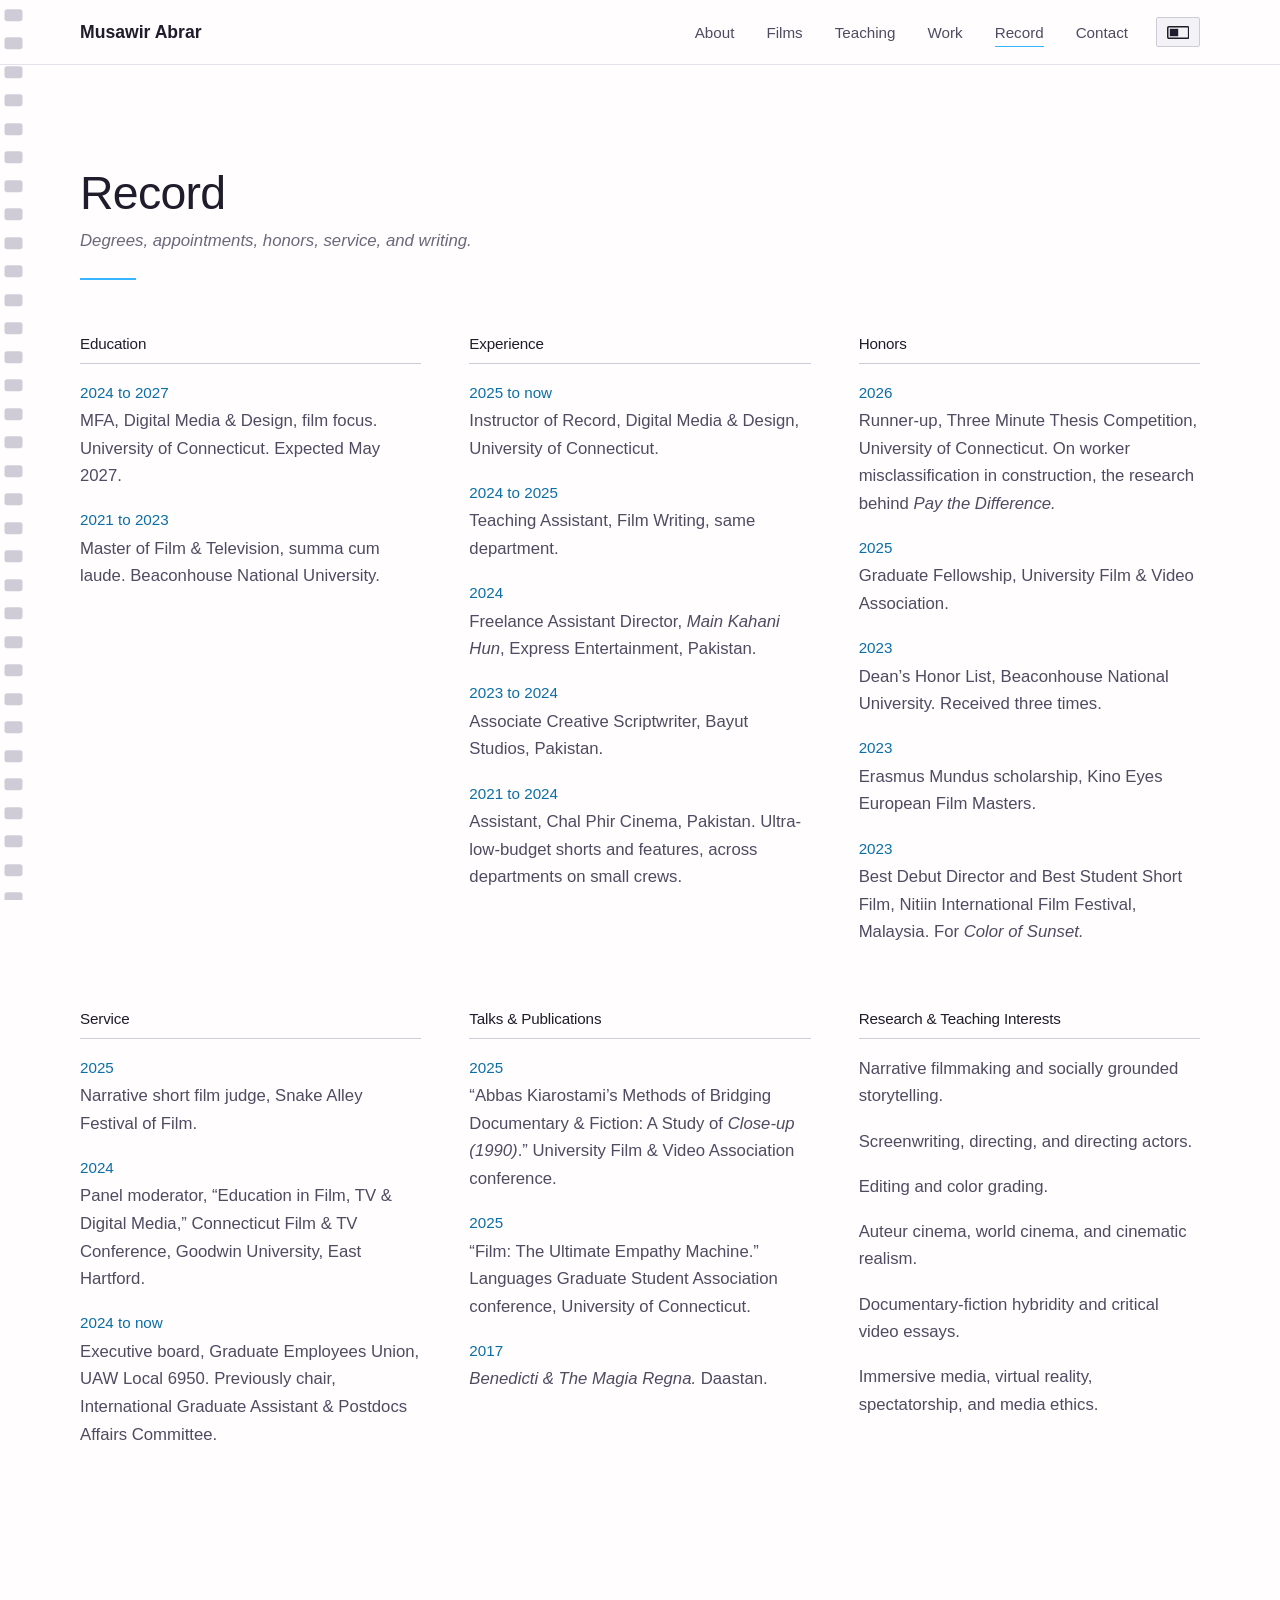
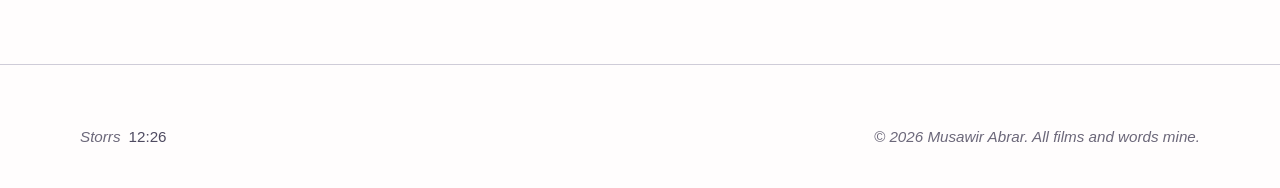
<file: record.html>
<!DOCTYPE html>
<!--
  "I take my artistic practice as a very small, personal revolution."
  Musawir Abrar, artist statement.

  You found the source. Most people don't look. Thank you for looking.
-->
<html lang="en" dir="ltr">
<head>
  <meta charset="utf-8">
  <meta name="viewport" content="width=device-width, initial-scale=1, viewport-fit=cover">
  <title>Record &middot; Musawir Abrar</title>
  <meta name="description" content="Degrees, academic appointments, honors, service, talks, and publications. Musawir Abrar, filmmaker and MFA candidate at the University of Connecticut.">
  <meta name="author" content="Musawir Abrar">
  <meta name="theme-color" content="#fffdfd" media="(prefers-color-scheme: light)">
  <meta name="theme-color" content="#1a1826" media="(prefers-color-scheme: dark)">

  <meta property="og:type" content="website">
  <meta property="og:title" content="Record &middot; Musawir Abrar">
  <meta property="og:description" content="Degrees, appointments, honors, service, and writing.">
  <meta property="og:url" content="https://musawirabrar.com/record.html">
  <meta property="og:image" content="https://musawirabrar.com/assets/img/og-image.jpg">
  <meta name="twitter:card" content="summary_large_image">

  <link rel="canonical" href="https://musawirabrar.com/record.html">
  <link rel="icon" href="assets/favicon.svg" type="image/svg+xml">
  <link rel="icon" href="assets/favicon-32.png" type="image/png" sizes="32x32">
  <link rel="apple-touch-icon" href="assets/apple-touch-icon.png">

  <script>
    /* Set the chosen theme before the first paint, so the page never flashes
       the wrong one. The rest of the toggle lives in main.js. */
    (function () {
      try {
        var t = localStorage.getItem('theme');
        if (t === 'dark' || t === 'light') document.documentElement.setAttribute('data-theme', t);
      } catch (e) {}
    })();
  </script>

  <link rel="preconnect" href="https://api.fontshare.com">
  <link rel="preconnect" href="https://cdn.fontshare.com" crossorigin>
  <link rel="preconnect" href="https://fonts.googleapis.com">
  <link rel="preconnect" href="https://fonts.gstatic.com" crossorigin>
  <link rel="stylesheet" href="https://api.fontshare.com/v2/css?f[]=satoshi@300,400,500,700,1,2&amp;display=swap">
  <link rel="stylesheet" href="https://fonts.googleapis.com/css2?family=IBM+Plex+Mono:wght@400;500&family=Noto+Nastaliq+Urdu:wght@400;600&display=swap">
  <link rel="stylesheet" href="css/style.css?v=11ce63c7">
  <!-- PostHog analytics. Public project key; safe to ship. -->
  <script>
    !function(t,e){var o,n,p,r;e.__SV||(window.posthog && window.posthog.__loaded)||(window.posthog=e,e._i=[],e.init=function(i,s,a){function g(t,e){var o=e.split(".");2==o.length&&(t=t[o[0]],e=o[1]),t[e]=function(){t.push([e].concat(Array.prototype.slice.call(arguments,0)))}}p||((p=t.createElement("script")).type="text/javascript",p.crossOrigin="anonymous",p.async=!0,p.src=s.api_host.replace(".i.posthog.com","-assets.i.posthog.com")+"/static/array.js",p.onerror=function(){p=null},(r=t.getElementsByTagName("script")[0]).parentNode.insertBefore(p,r));var u=e;for(void 0!==a?u=e[a]=[]:a="posthog",u.people=u.people||[],Object.defineProperty(u,"toString",{configurable:!0,enumerable:!0,writable:!0,value:function(t){var e="posthog";return"posthog"!==a&&(e+="."+a),t||(e+=" (stub)"),e}}),Object.defineProperty(u.people,"toString",{configurable:!0,enumerable:!0,writable:!0,value:function(){return u.toString(1)+".people (stub)"}}),o="du vu fu pu yu init Bu Hu Nu qu Vu Kl ju Zu Ou Yu Xu th capture getExtension zu hu nh calculateEventProperties ih register register_once register_for_session unregister unregister_for_session ah Lu sh getFeatureFlag getFeatureFlagPayload getFeatureFlagResult getAllFeatureFlags isFeatureEnabled reloadFeatureFlags updateFlags updateEarlyAccessFeatureEnrollment getEarlyAccessFeatures on onFeatureFlags onSurveysLoaded onSessionId getSurveys getActiveMatchingSurveys renderSurvey displaySurvey cancelPendingSurvey canRenderSurvey canRenderSurveyAsync uh identify setPersonProperties unsetPersonProperties group resetGroups setPersonPropertiesForFlags resetPersonPropertiesForFlags setGroupPropertiesForFlags resetGroupPropertiesForFlags reset hh shutdown setIdentity clearIdentity get_distinct_id getGroups get_session_id get_session_replay_url alias set_config startSessionRecording stopSessionRecording sessionRecordingStarted captureException addExceptionStep captureLog startExceptionAutocapture stopExceptionAutocapture loadToolbar get_property getSessionProperty rh Ku createPersonProfile setInternalOrTestUser oh bu opt_in_capturing opt_out_capturing has_opted_in_capturing has_opted_out_capturing get_explicit_consent_status is_capturing clear_opt_in_out_capturing Qu debug Yl Os getPageViewId captureTraceFeedback captureTraceMetric Pu".split(" "),n=0;n<o.length;n++)g(u,o[n]);e._i.push([i,s,a])},e.__SV=1)}(document,window.posthog||[]);
    posthog.init('phc_n4nHXnw5nYtsfpcSPLs67FtRx5jxctxXPrgz5RXiYdbp', {
      api_host: 'https://z.musawirabrar.com',
      ui_host: 'https://us.posthog.com',
      defaults: '2026-05-30',
      person_profiles: 'always',
      capture_pageview: true,
      capture_pageleave: true,
      autocapture: true,
      rageclick: true,
      capture_dead_clicks: true,
      capture_heatmaps: true,
      capture_exceptions: true,
      capture_performance: { web_vitals: true, network_timing: true },
      disable_session_recording: false,
      enable_recording_console_log: true,
      session_recording: { maskAllInputs: true, recordCrossOriginIframes: false }
    });
  </script>
</head>
<body>

  <!--
    The scroll indicator: a film strip down the left edge, its perforations
    filling as the page runs through. Decoration only, so it carries no
    meaning a reader would miss without it.
  -->
  <div class="reel" aria-hidden="true"><span class="reel__fill"></span></div>
  <a class="skip" href="#main">Skip to the record</a>

  <header class="top" id="top">
    <nav class="top__nav" aria-label="Primary">
      <a class="top__name" href="index.html">Musawir Abrar</a>
      <div class="top__right">
        <ul class="top__links">
        <li><a href="index.html">About</a></li>
        <li><a href="films.html">Films</a></li>
        <li><a href="teaching.html">Teaching</a></li>
        <li><a href="work.html">Work</a></li>
        <li><a href="record.html" aria-current="page">Record</a></li>
        <li><a href="contact.html">Contact</a></li>
        </ul>
        <button class="theme" id="theme-toggle" type="button" aria-label="Switch to dark mode">
          <svg viewBox="0 0 24 14" aria-hidden="true" focusable="false">
            <rect x="0.8" y="0.8" width="22.4" height="12.4" rx="1" fill="none" stroke="currentColor" stroke-width="1.6"/>
            <rect class="theme__knob" x="3" y="3" width="9" height="8" fill="currentColor"/>
          </svg>
        </button>
      </div>
    </nav>
  </header>

  <main id="main">

    <!-- ============================================================ RECORD -->
    <section class="section record-section" id="record" aria-labelledby="record-title">
      <div class="section__head">
        <h2 class="section__title" id="record-title">Record</h2>
        <p class="section__sub">Degrees, appointments, honors, service, and writing.</p>
      </div>

      <div class="record">
        <div class="record__group">
          <h3 class="record__h">Education</h3>
          <ul class="record__list">
            <li><span class="record__when">2024 to 2027</span><span class="record__what">MFA, Digital Media &amp; Design, film focus. University of Connecticut. Expected May 2027.</span></li>
            <li><span class="record__when">2021 to 2023</span><span class="record__what">Master of Film &amp; Television, summa cum laude. Beaconhouse National University.</span></li>
          </ul>
        </div>
        <div class="record__group">
          <h3 class="record__h">Experience</h3>
          <ul class="record__list">
            <li><span class="record__when">2025 to now</span><span class="record__what">Instructor of Record, Digital Media &amp; Design, University of Connecticut.</span></li>
            <li><span class="record__when">2024 to 2025</span><span class="record__what">Teaching Assistant, Film Writing, same department.</span></li>
            <li><span class="record__when">2024</span><span class="record__what">Freelance Assistant Director, <em>Main Kahani Hun</em>, Express Entertainment, Pakistan.</span></li>
            <li><span class="record__when">2023 to 2024</span><span class="record__what">Associate Creative Scriptwriter, Bayut Studios, Pakistan.</span></li>
            <li><span class="record__when">2021 to 2024</span><span class="record__what">Assistant, Chal Phir Cinema, Pakistan. Ultra-low-budget shorts and features, across departments on small crews.</span></li>
          </ul>
        </div>
        <div class="record__group">
          <h3 class="record__h">Honors</h3>
          <ul class="record__list">
            <li><span class="record__when">2026</span><span class="record__what">Runner-up, Three Minute Thesis Competition, University of Connecticut. On worker misclassification in construction, the research behind <em>Pay the Difference.</em></span></li>
            <li><span class="record__when">2025</span><span class="record__what">Graduate Fellowship, University Film &amp; Video Association.</span></li>
            <li><span class="record__when">2023</span><span class="record__what">Dean&rsquo;s Honor List, Beaconhouse National University. Received three times.</span></li>
            <li><span class="record__when">2023</span><span class="record__what">Erasmus Mundus scholarship, Kino Eyes European Film Masters.</span></li>
            <li><span class="record__when">2023</span><span class="record__what">Best Debut Director and Best Student Short Film, Nitiin International Film Festival, Malaysia. For <em>Color of Sunset.</em></span></li>
          </ul>
        </div>
        <div class="record__group">
          <h3 class="record__h">Service</h3>
          <ul class="record__list">
            <li><span class="record__when">2025</span><span class="record__what">Narrative short film judge, Snake Alley Festival of Film.</span></li>
            <li><span class="record__when">2024</span><span class="record__what">Panel moderator, &ldquo;Education in Film, TV &amp; Digital Media,&rdquo; Connecticut Film &amp; TV Conference, Goodwin University, East Hartford.</span></li>
            <li><span class="record__when">2024 to now</span><span class="record__what">Executive board, Graduate Employees Union, UAW Local 6950. Previously chair, International Graduate Assistant &amp; Postdocs Affairs Committee.</span></li>
          </ul>
        </div>
        <div class="record__group">
          <h3 class="record__h">Talks &amp; Publications</h3>
          <ul class="record__list">
            <li><span class="record__when">2025</span><span class="record__what">&ldquo;Abbas Kiarostami&rsquo;s Methods of Bridging Documentary &amp; Fiction: A Study of <em>Close-up (1990)</em>.&rdquo; University Film &amp; Video Association conference.</span></li>
            <li><span class="record__when">2025</span><span class="record__what">&ldquo;Film: The Ultimate Empathy Machine.&rdquo; Languages Graduate Student Association conference, University of Connecticut.</span></li>
            <li><span class="record__when">2017</span><span class="record__what"><em>Benedicti &amp; The Magia Regna.</em> Daastan.</span></li>
          </ul>
        </div>
        <div class="record__group">
          <h3 class="record__h">Research &amp; Teaching Interests</h3>
          <ul class="record__list">
            <li><span class="record__what">Narrative filmmaking and socially grounded storytelling.</span></li>
            <li><span class="record__what">Screenwriting, directing, and directing actors.</span></li>
            <li><span class="record__what">Editing and color grading.</span></li>
            <li><span class="record__what">Auteur cinema, world cinema, and cinematic realism.</span></li>
            <li><span class="record__what">Documentary-fiction hybridity and critical video essays.</span></li>
            <li><span class="record__what">Immersive media, virtual reality, spectatorship, and media ethics.</span></li>
          </ul>
        </div>
      </div>
    </section>

  </main>

  <footer class="foot">
    <div class="foot__row">
      <p class="foot__place"><span class="foot__city">Storrs</span> <time id="time-storrs" class="foot__time">--:--</time></p>
      <p class="foot__copy">&copy; <span id="year">2026</span> Musawir Abrar. All films and words mine.</p>
    </div>
  </footer>

  <script src="js/main.js?v=9748db10" defer></script>
</body>
</html>
</file>
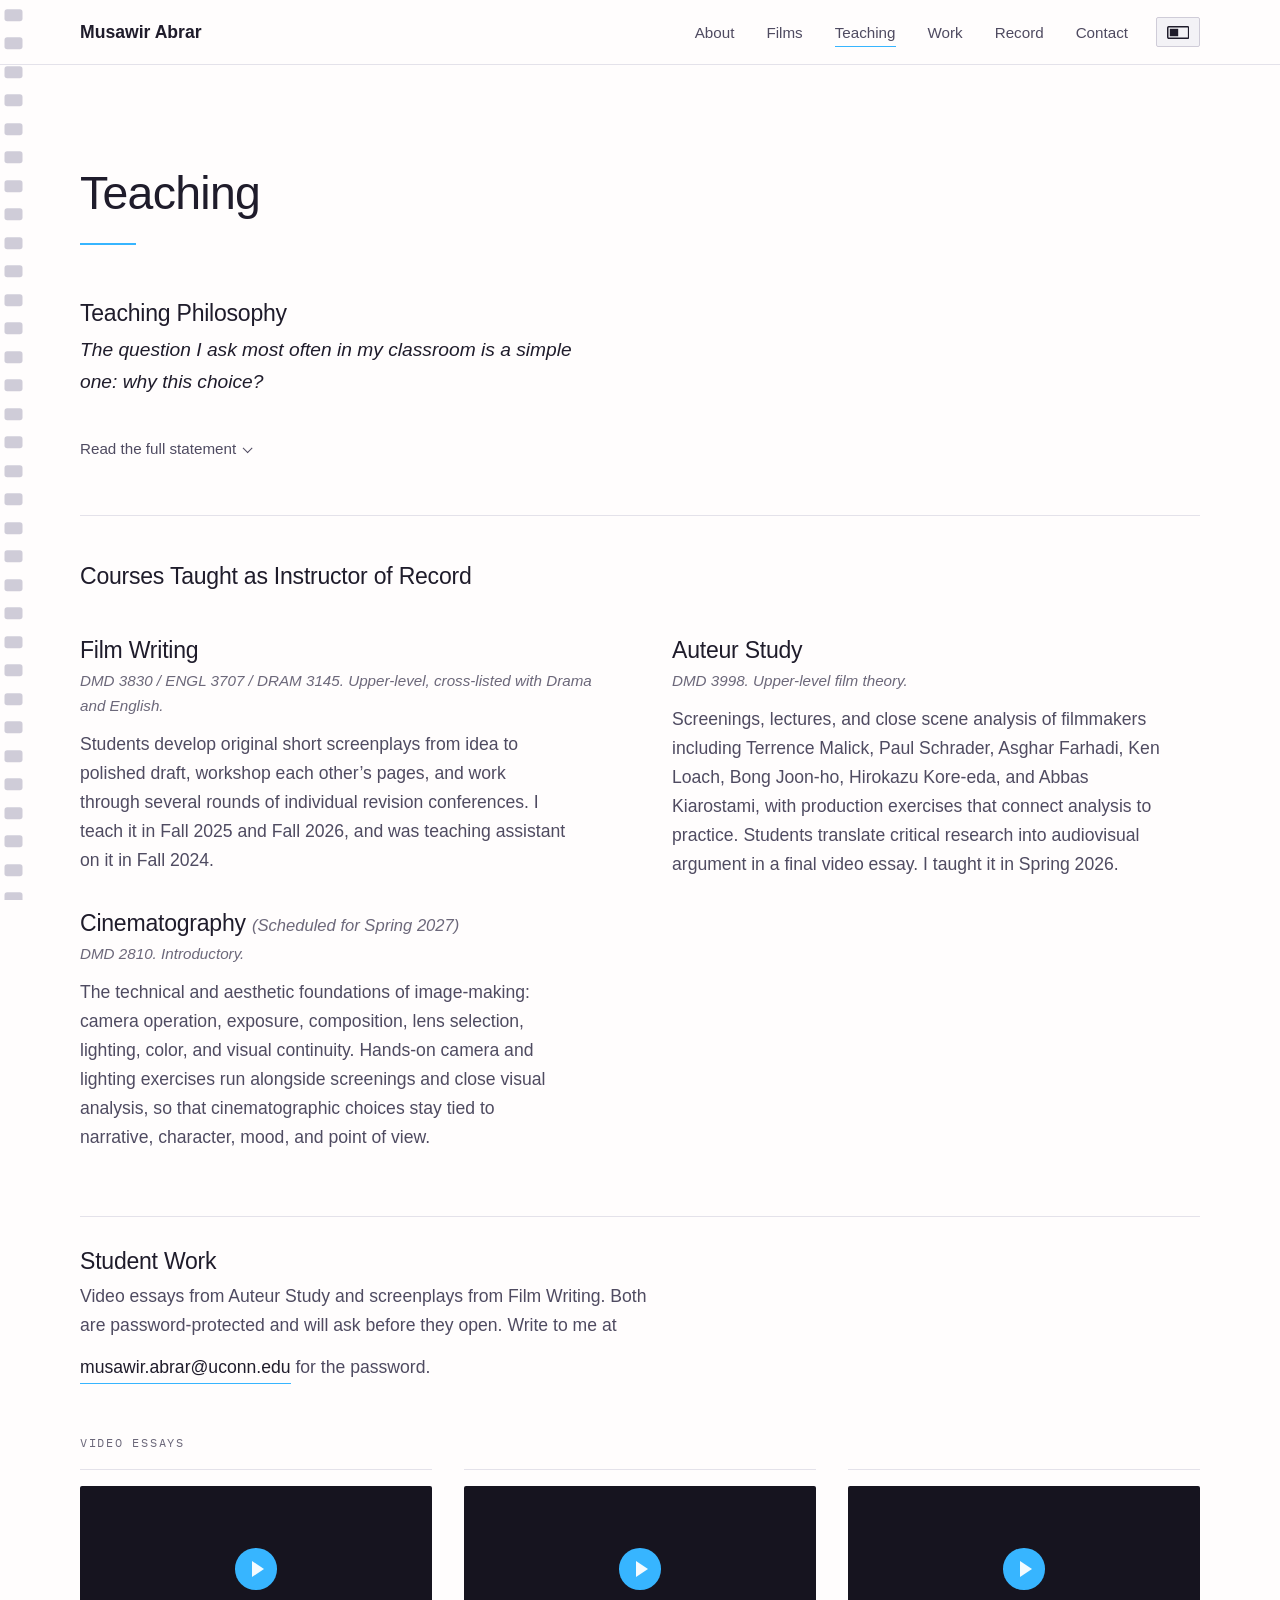
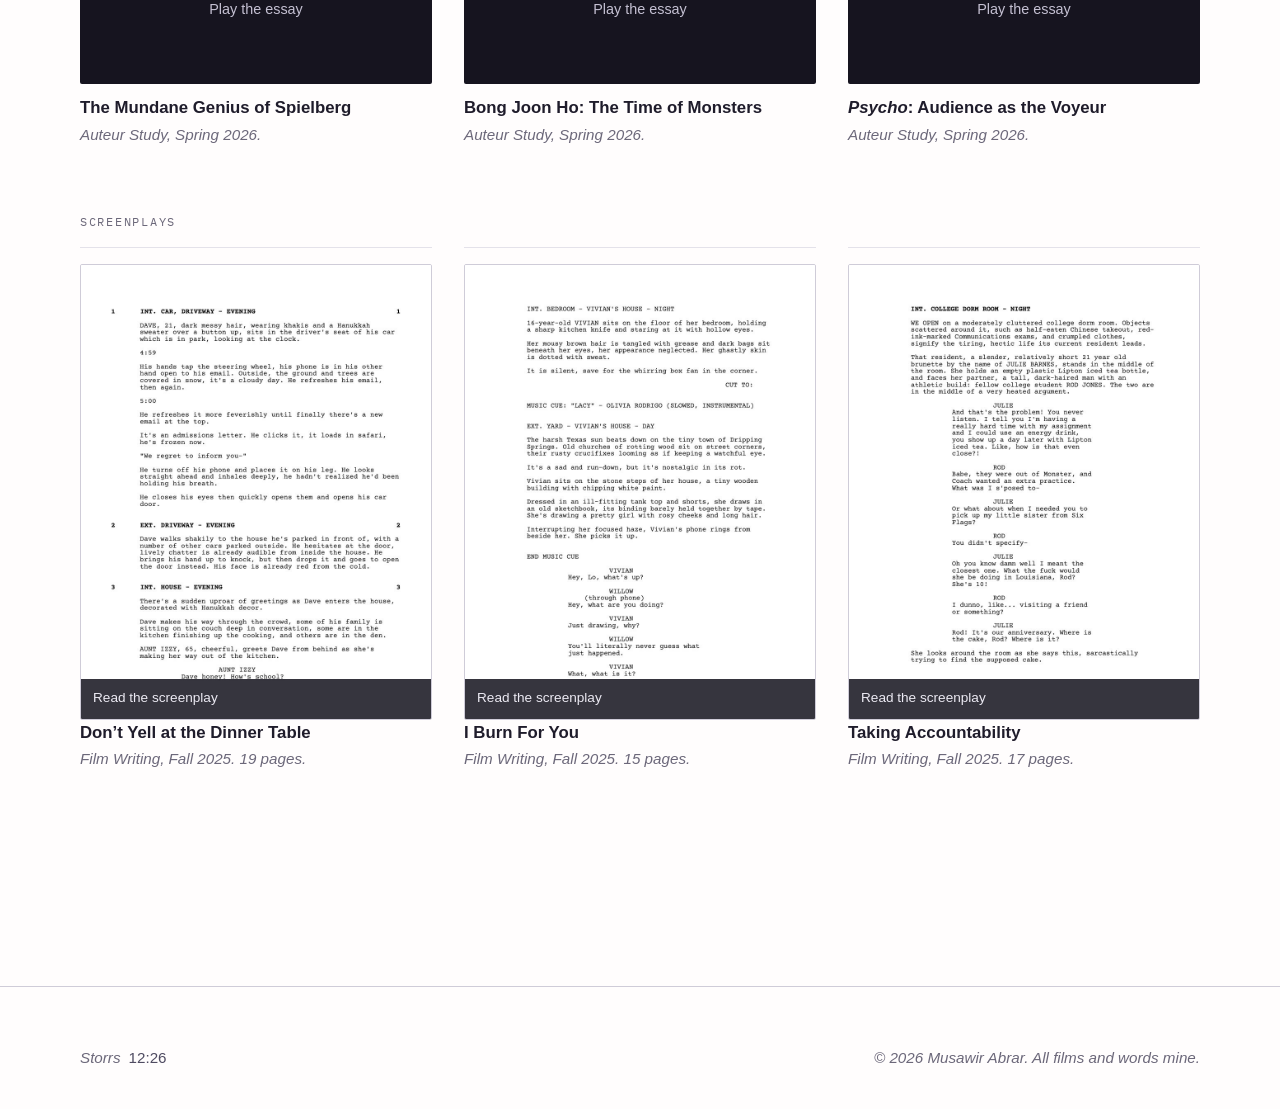
<file: teaching.html>
<!DOCTYPE html>
<!--
  "I take my artistic practice as a very small, personal revolution."
  Musawir Abrar, artist statement.

  You found the source. Most people don't look. Thank you for looking.
-->
<html lang="en" dir="ltr">
<head>
  <meta charset="utf-8">
  <meta name="viewport" content="width=device-width, initial-scale=1, viewport-fit=cover">
  <title>Teaching &middot; Musawir Abrar</title>
  <meta name="description" content="Musawir Abrar&rsquo;s statement of teaching philosophy, and the courses he teaches at the University of Connecticut: Film Writing, Auteur Study, and Cinematography.">
  <meta name="author" content="Musawir Abrar">
  <meta name="theme-color" content="#fffdfd" media="(prefers-color-scheme: light)">
  <meta name="theme-color" content="#1a1826" media="(prefers-color-scheme: dark)">

  <meta property="og:type" content="website">
  <meta property="og:title" content="Teaching &middot; Musawir Abrar">
  <meta property="og:description" content="A philosophy of intentionality, and three courses at the University of Connecticut.">
  <meta property="og:url" content="https://musawirabrar.com/teaching.html">
  <meta property="og:image" content="https://musawirabrar.com/assets/img/og-image.jpg">
  <meta name="twitter:card" content="summary_large_image">

  <link rel="canonical" href="https://musawirabrar.com/teaching.html">
  <link rel="icon" href="assets/favicon.svg" type="image/svg+xml">
  <link rel="icon" href="assets/favicon-32.png" type="image/png" sizes="32x32">
  <link rel="apple-touch-icon" href="assets/apple-touch-icon.png">

  <script>
    /* Set the chosen theme before the first paint, so the page never flashes
       the wrong one. The rest of the toggle lives in main.js. */
    (function () {
      try {
        var t = localStorage.getItem('theme');
        if (t === 'dark' || t === 'light') document.documentElement.setAttribute('data-theme', t);
      } catch (e) {}
    })();
  </script>

  <link rel="preconnect" href="https://api.fontshare.com">
  <link rel="preconnect" href="https://cdn.fontshare.com" crossorigin>
  <link rel="preconnect" href="https://fonts.googleapis.com">
  <link rel="preconnect" href="https://fonts.gstatic.com" crossorigin>
  <link rel="stylesheet" href="https://api.fontshare.com/v2/css?f[]=satoshi@300,400,500,700,1,2&amp;display=swap">
  <link rel="stylesheet" href="https://fonts.googleapis.com/css2?family=IBM+Plex+Mono:wght@400;500&family=Noto+Nastaliq+Urdu:wght@400;600&display=swap">
  <link rel="stylesheet" href="css/style.css?v=11ce63c7">
  <!-- PostHog analytics. Public project key; safe to ship. -->
  <script>
    !function(t,e){var o,n,p,r;e.__SV||(window.posthog && window.posthog.__loaded)||(window.posthog=e,e._i=[],e.init=function(i,s,a){function g(t,e){var o=e.split(".");2==o.length&&(t=t[o[0]],e=o[1]),t[e]=function(){t.push([e].concat(Array.prototype.slice.call(arguments,0)))}}p||((p=t.createElement("script")).type="text/javascript",p.crossOrigin="anonymous",p.async=!0,p.src=s.api_host.replace(".i.posthog.com","-assets.i.posthog.com")+"/static/array.js",p.onerror=function(){p=null},(r=t.getElementsByTagName("script")[0]).parentNode.insertBefore(p,r));var u=e;for(void 0!==a?u=e[a]=[]:a="posthog",u.people=u.people||[],Object.defineProperty(u,"toString",{configurable:!0,enumerable:!0,writable:!0,value:function(t){var e="posthog";return"posthog"!==a&&(e+="."+a),t||(e+=" (stub)"),e}}),Object.defineProperty(u.people,"toString",{configurable:!0,enumerable:!0,writable:!0,value:function(){return u.toString(1)+".people (stub)"}}),o="du vu fu pu yu init Bu Hu Nu qu Vu Kl ju Zu Ou Yu Xu th capture getExtension zu hu nh calculateEventProperties ih register register_once register_for_session unregister unregister_for_session ah Lu sh getFeatureFlag getFeatureFlagPayload getFeatureFlagResult getAllFeatureFlags isFeatureEnabled reloadFeatureFlags updateFlags updateEarlyAccessFeatureEnrollment getEarlyAccessFeatures on onFeatureFlags onSurveysLoaded onSessionId getSurveys getActiveMatchingSurveys renderSurvey displaySurvey cancelPendingSurvey canRenderSurvey canRenderSurveyAsync uh identify setPersonProperties unsetPersonProperties group resetGroups setPersonPropertiesForFlags resetPersonPropertiesForFlags setGroupPropertiesForFlags resetGroupPropertiesForFlags reset hh shutdown setIdentity clearIdentity get_distinct_id getGroups get_session_id get_session_replay_url alias set_config startSessionRecording stopSessionRecording sessionRecordingStarted captureException addExceptionStep captureLog startExceptionAutocapture stopExceptionAutocapture loadToolbar get_property getSessionProperty rh Ku createPersonProfile setInternalOrTestUser oh bu opt_in_capturing opt_out_capturing has_opted_in_capturing has_opted_out_capturing get_explicit_consent_status is_capturing clear_opt_in_out_capturing Qu debug Yl Os getPageViewId captureTraceFeedback captureTraceMetric Pu".split(" "),n=0;n<o.length;n++)g(u,o[n]);e._i.push([i,s,a])},e.__SV=1)}(document,window.posthog||[]);
    posthog.init('phc_n4nHXnw5nYtsfpcSPLs67FtRx5jxctxXPrgz5RXiYdbp', {
      api_host: 'https://z.musawirabrar.com',
      ui_host: 'https://us.posthog.com',
      defaults: '2026-05-30',
      person_profiles: 'always',
      capture_pageview: true,
      capture_pageleave: true,
      autocapture: true,
      rageclick: true,
      capture_dead_clicks: true,
      capture_heatmaps: true,
      capture_exceptions: true,
      capture_performance: { web_vitals: true, network_timing: true },
      disable_session_recording: false,
      enable_recording_console_log: true,
      session_recording: { maskAllInputs: true, recordCrossOriginIframes: false }
    });
  </script>
</head>
<body>

  <!--
    The scroll indicator: a film strip down the left edge, its perforations
    filling as the page runs through. Decoration only, so it carries no
    meaning a reader would miss without it.
  -->
  <div class="reel" aria-hidden="true"><span class="reel__fill"></span></div>
  <a class="skip" href="#main">Skip to the courses</a>

  <header class="top" id="top">
    <nav class="top__nav" aria-label="Primary">
      <a class="top__name" href="index.html">Musawir Abrar</a>
      <div class="top__right">
        <ul class="top__links">
        <li><a href="index.html">About</a></li>
        <li><a href="films.html">Films</a></li>
        <li><a href="teaching.html" aria-current="page">Teaching</a></li>
        <li><a href="work.html">Work</a></li>
        <li><a href="record.html">Record</a></li>
        <li><a href="contact.html">Contact</a></li>
        </ul>
        <button class="theme" id="theme-toggle" type="button" aria-label="Switch to dark mode">
          <svg viewBox="0 0 24 14" aria-hidden="true" focusable="false">
            <rect x="0.8" y="0.8" width="22.4" height="12.4" rx="1" fill="none" stroke="currentColor" stroke-width="1.6"/>
            <rect class="theme__knob" x="3" y="3" width="9" height="8" fill="currentColor"/>
          </svg>
        </button>
      </div>
    </nav>
  </header>

  <main id="main">

    <!-- ============================================================ TEACHING -->
    <section class="section teaching" id="teaching" aria-labelledby="teaching-title">
      <div class="section__head">
        <h2 class="section__title" id="teaching-title">Teaching</h2>
      </div>

      <div class="essay" id="teaching-philosophy">
        <h3 class="essay__title">Teaching Philosophy</h3>
        <p class="essay__lede">
          The question I ask most often in my classroom is a simple one: why this choice?
        </p>

        <details class="essay__full">
          <summary class="essay__toggle">
            <span class="essay__toggle-more">Read the full statement</span>
            <span class="essay__toggle-less">Hide the full statement</span>
          </summary>

          <div class="prose">
          <p>
            Why this shot, this line of action, this cut, this silence? Film can shape an
            audience&rsquo;s experience in as many ways as there are human emotions. As cameras,
            editing software, and distribution platforms become cheaper and easier to use,
            access to tools no longer distinguishes one maker from another. What distinguishes
            them is intentionality: understanding why they are making a creative choice and how
            that choice serves the effect they want to create. My goal in every course is to help
            students become thoughtful, deliberate makers. This goal shapes how I design syllabi,
            sequence assignments, give feedback, and assess work.
          </p>
          <p>
            I structure learning in three stages. Students first learn the foundational skills of
            a craft. Next, they explore the range of possibilities those skills open up. Finally,
            they name an intention and apply their craft in pursuit of it. We then assess together
            whether the work achieved what they set out to do. In Film Writing, students move from
            learning about formatting, to a no-dialogue visual screenplay, before they do a final
            original short screenplay which is developed through several rounds of individual
            revision conferences. In Auteur Study, students move from close analysis of scenes to
            production exercises in still-image composition and ensemble blocking to making a final
            video essay on a film that makes a critical argument utilizing the very same
            audiovisual medium. I consider my teaching to be successful when students can clearly
            and confidently articulate the reasoning behind each major creative decision in their
            work.
          </p>
          <p>
            Midway through one semester of Film Writing, while I was giving feedback on the
            no-dialogue screenplays, I came across an ambitious piece with a compelling story that
            had not yet been effectively realized on the page. So, I invited the class to
            participate in a live rewriting workshop. As students proposed changes to improve the
            action lines, I kept returning to the screenplay&rsquo;s author with the same question:
            what do you want the audience to see, understand, and feel at this moment? We kept the
            suggestions that improved but served the author&rsquo;s original intentions and set
            aside those that did not. At moments, when the author admitted they did not have a
            clear intention, I helped them discover or develop it through a series of questions.
          </p>
          <p>
            The workshop showed the class that revision is more than just correction; it is the
            process of clarifying intention. The student&rsquo;s screenplay improved significantly,
            as its author recognized, and so did every screenplay that student wrote for the rest
            of the course. The clearest change was in the language: broad, general sentences gave
            way to specific action lines, a sign that the writer was now more deliberate with their
            creative choices. The workshop also gave everyone a shared vocabulary for critique and
            most importantly, students learned to weigh feedback against the effect they were
            trying to achieve, instead of accepting or rejecting it completely.
          </p>
          <p>
            I have been able to practice and hone my teaching philosophy with full responsibility
            for the last two years as an Instructor of Record. I have designed and taught Film
            Writing and Auteur Study at the 3000-level, and I am scheduled to teach Digital
            Cinematography at the 2000-level in Spring 2027. My other teaching interests also
            include Narrative Short Film Production, Color Grading, and Directing Actors, courses
            I have completed as a graduate student.
          </p>
          <p>
            I also believe strongly in exposing students to diverse perspectives and contemporary
            developments in world cinema. In my Auteur Study course, I introduce films from
            different national and cultural contexts to expand students&rsquo; understanding of
            both cinema and life. These encounters have helped students develop more informed and
            rigorous critical perspectives, as seen in their video essays. One of the students made
            an incredible video essay reinterpreting the concept of monsters &ndash; often seen in
            filmmaker Bong Joon-Ho&rsquo;s works &ndash; as products of corrupt systems prevalent
            in our societies. Another particularly meaningful moment came at the end of the course,
            when a student shared that watching these films from around the world had given them a new
            appreciation for the universality of cinematic language.
          </p>
          <p>
            This emphasis on intentionality is also an ethical one. I guide students to connect
            critical analysis with creative practice by helping them understand how formal choices
            in writing, camera work, performance, editing, and sound shape an audience&rsquo;s
            experience of the people and worlds represented on screen. This active practice of
            attention allows them to look closely, question assumptions, and recognize the
            responsibility that comes with using the powerful visual medium.
          </p>
          <p>
            I also extend learning beyond the classroom. During the production of my MFA thesis
            film, <em>Pay the Difference</em>, four of my former students joined the crew as
            gaffer, gaffer&rsquo;s assistant, second assistant director, and assistant camera.
            They carried real responsibility on a working set and experienced the collaborative
            and professional demands of filmmaking firsthand.
          </p>
          <p>
            My teaching philosophy is to inculcate this value of intentionality in creative
            practice regardless of the artistic medium; it guides my teaching of directing,
            editing, producing, and color grading, but it also extends naturally beyond linear
            film. In <em>Waiting Rooms</em>, a virtual-reality project I am developing as part of
            my MFA thesis, I have found that immersive and multimedia forms demand even more
            deliberate choices. The maker must anticipate what a participant will do as well as
            what they will see. I would be interested in teaching across these forms. Ultimately,
            I want my students to leave the classroom confident in their skills and intentional in
            how they use them. That combination can help them become stronger film and
            media-makers, imaginative problem-solvers, and more thoughtful leaders in whatever
            field they choose to enter.
          </p>
          </div>
        </details>
      </div>

      <h3 class="courses__title">Courses Taught as Instructor of Record</h3>
      <div class="courses">
        <article class="course">
          <h3 class="course__title">Film Writing</h3>
          <p class="piece__meta">DMD 3830 / ENGL 3707 / DRAM 3145. Upper-level, cross-listed with Drama and English.</p>
          <p>
            Students develop original short screenplays from idea to polished draft, workshop
            each other&rsquo;s pages, and work through several rounds of individual revision
            conferences. I teach it in Fall 2025 and Fall 2026, and was teaching assistant on it
            in Fall 2024.
          </p>
        </article>
        <article class="course">
          <h3 class="course__title">Auteur Study</h3>
          <p class="piece__meta">DMD 3998. Upper-level film theory.</p>
          <p>
            Screenings, lectures, and close scene analysis of filmmakers including Terrence
            Malick, Paul Schrader, Asghar Farhadi, Ken Loach, Bong Joon-ho, Hirokazu Kore-eda,
            and Abbas Kiarostami, with production exercises that connect analysis to practice.
            Students translate critical research into audiovisual argument in a final video
            essay. I taught it in Spring 2026.
          </p>
        </article>
        <article class="course">
          <h3 class="course__title">Cinematography <span class="course__when">(Scheduled for Spring 2027)</span></h3>
          <p class="piece__meta">DMD 2810. Introductory.</p>
          <p>
            The technical and aesthetic foundations of image-making: camera operation, exposure,
            composition, lens selection, lighting, color, and visual continuity. Hands-on camera
            and lighting exercises run alongside screenings and close visual analysis, so that
            cinematographic choices stay tied to narrative, character, mood, and point of view.
          </p>
        </article>
      </div>

      <div class="students" id="student-work">
        <h3 class="students__title">Student Work</h3>
        <p class="students__intro">
          Video essays from Auteur Study and screenplays from Film Writing. Both are
          password-protected and will ask before they open.
          Write to me at <a class="link" href="mailto:musawir.abrar@uconn.edu">musawir.abrar@uconn.edu</a>
          for the password.
        </p>

        <h4 class="students__group">Video Essays</h4>
        <!--
          One <li> per piece. A video essay loads its player only when clicked:
            <li class="student">
              <div class="frame frame--16x9 vid" data-vimeo="VIMEO_ID" data-title="Title, a video essay">
                <button class="vid__play" type="button" aria-label="Play Title, a video essay">
                  <span class="vid__play-icon" aria-hidden="true"></span>
                  <span class="vid__play-text">Play the essay</span>
                </button>
              </div>
              <p class="student__by">
                <span class="student__work">Title</span>
                <span class="student__meta">Auteur Study, Spring 2026.</span>
              </p>
            </li>
          A screenplay points at its encrypted PDF; the viewer asks for the password:
            <li class="student">
              <button class="frame frame--page script" type="button"
                      data-pdf="assets/students/slug.pdf" data-title="Title, a screenplay by Name">
                <img src="assets/img/script-slug-800.jpg?v=hash" width="850" height="1100" loading="lazy" alt="">
                <span class="script__open">Read the screenplay</span>
              </button>
              <p class="student__by">
                <span class="student__work">Title</span>
                <span class="student__meta">Film Writing, Fall 2025. 00 pages.</span>
              </p>
            </li>
        -->
        <ul class="students__list">
          <li class="student">
            <div class="frame frame--16x9 vid" data-vimeo="1229707817" data-title="The Mundane Genius of Spielberg, a video essay">
              <button class="vid__play" type="button" aria-label="Play The Mundane Genius of Spielberg, a video essay">
                <span class="vid__play-icon" aria-hidden="true"></span>
                <span class="vid__play-text">Play the essay</span>
              </button>
            </div>
            <p class="student__by">
              <span class="student__work">The Mundane Genius of Spielberg</span>
              <span class="student__meta">Auteur Study, Spring 2026.</span>
            </p>
          </li>
          <li class="student">
            <div class="frame frame--16x9 vid" data-vimeo="1229706820" data-title="Bong Joon Ho: The Time of Monsters, a video essay">
              <button class="vid__play" type="button" aria-label="Play Bong Joon Ho: The Time of Monsters, a video essay">
                <span class="vid__play-icon" aria-hidden="true"></span>
                <span class="vid__play-text">Play the essay</span>
              </button>
            </div>
            <p class="student__by">
              <span class="student__work">Bong Joon Ho: The Time of Monsters</span>
              <span class="student__meta">Auteur Study, Spring 2026.</span>
            </p>
          </li>
          <li class="student">
            <div class="frame frame--16x9 vid" data-vimeo="1229707818" data-title="Psycho: Audience as the Voyeur, a video essay">
              <button class="vid__play" type="button" aria-label="Play Psycho: Audience as the Voyeur, a video essay">
                <span class="vid__play-icon" aria-hidden="true"></span>
                <span class="vid__play-text">Play the essay</span>
              </button>
            </div>
            <p class="student__by">
              <span class="student__work"><em>Psycho</em>: Audience as the Voyeur</span>
              <span class="student__meta">Auteur Study, Spring 2026.</span>
            </p>
          </li>
        </ul>

        <h4 class="students__group">Screenplays</h4>
        <ul class="students__list">
          <li class="student">
            <button class="frame frame--page script" type="button"
                    data-pdf="assets/students/dont-yell-at-the-dinner-table.pdf?v=ec678802"
                    data-title="Don&rsquo;t Yell at the Dinner Table, a screenplay">
              <img src="assets/img/script-dont-yell-at-the-dinner-table-800.jpg?v=e775be13" width="850" height="1100" loading="lazy" alt="">
              <span class="script__open">Read the screenplay</span>
            </button>
            <p class="student__by">
              <span class="student__work">Don&rsquo;t Yell at the Dinner Table</span>
              <span class="student__meta">Film Writing, Fall 2025. 19 pages.</span>
            </p>
          </li>
          <li class="student">
            <button class="frame frame--page script" type="button"
                    data-pdf="assets/students/i-burn-for-you.pdf?v=7fb15830"
                    data-title="I Burn For You, a screenplay">
              <img src="assets/img/script-i-burn-for-you-800.jpg?v=5b7ad06c" width="850" height="1100" loading="lazy" alt="">
              <span class="script__open">Read the screenplay</span>
            </button>
            <p class="student__by">
              <span class="student__work">I Burn For You</span>
              <span class="student__meta">Film Writing, Fall 2025. 15 pages.</span>
            </p>
          </li>
          <li class="student">
            <button class="frame frame--page script" type="button"
                    data-pdf="assets/students/taking-accountability.pdf?v=c206bbc1"
                    data-title="Taking Accountability, a screenplay">
              <img src="assets/img/script-taking-accountability-800.jpg?v=85823e31" width="850" height="1100" loading="lazy" alt="">
              <span class="script__open">Read the screenplay</span>
            </button>
            <p class="student__by">
              <span class="student__work">Taking Accountability</span>
              <span class="student__meta">Film Writing, Fall 2025. 17 pages.</span>
            </p>
          </li>
        </ul>
      </div>
    </section>

  </main>

  <dialog class="reader" id="reader" aria-label="Screenplay">
    <div class="reader__bar">
      <p class="reader__title" id="reader-title"></p>
      <a class="reader__link" id="reader-link" href="#" target="_blank" rel="noopener">Open in a new tab</a>
      <button class="reader__close" type="button" data-close aria-label="Close the screenplay">&times;</button>
    </div>
    <iframe class="reader__frame" id="reader-frame" title="Screenplay"></iframe>
  </dialog>

  <footer class="foot">
    <div class="foot__row">
      <p class="foot__place"><span class="foot__city">Storrs</span> <time id="time-storrs" class="foot__time">--:--</time></p>
      <p class="foot__copy">&copy; <span id="year">2026</span> Musawir Abrar. All films and words mine.</p>
    </div>
  </footer>

  <script src="js/main.js?v=9748db10" defer></script>
</body>
</html>
</file>
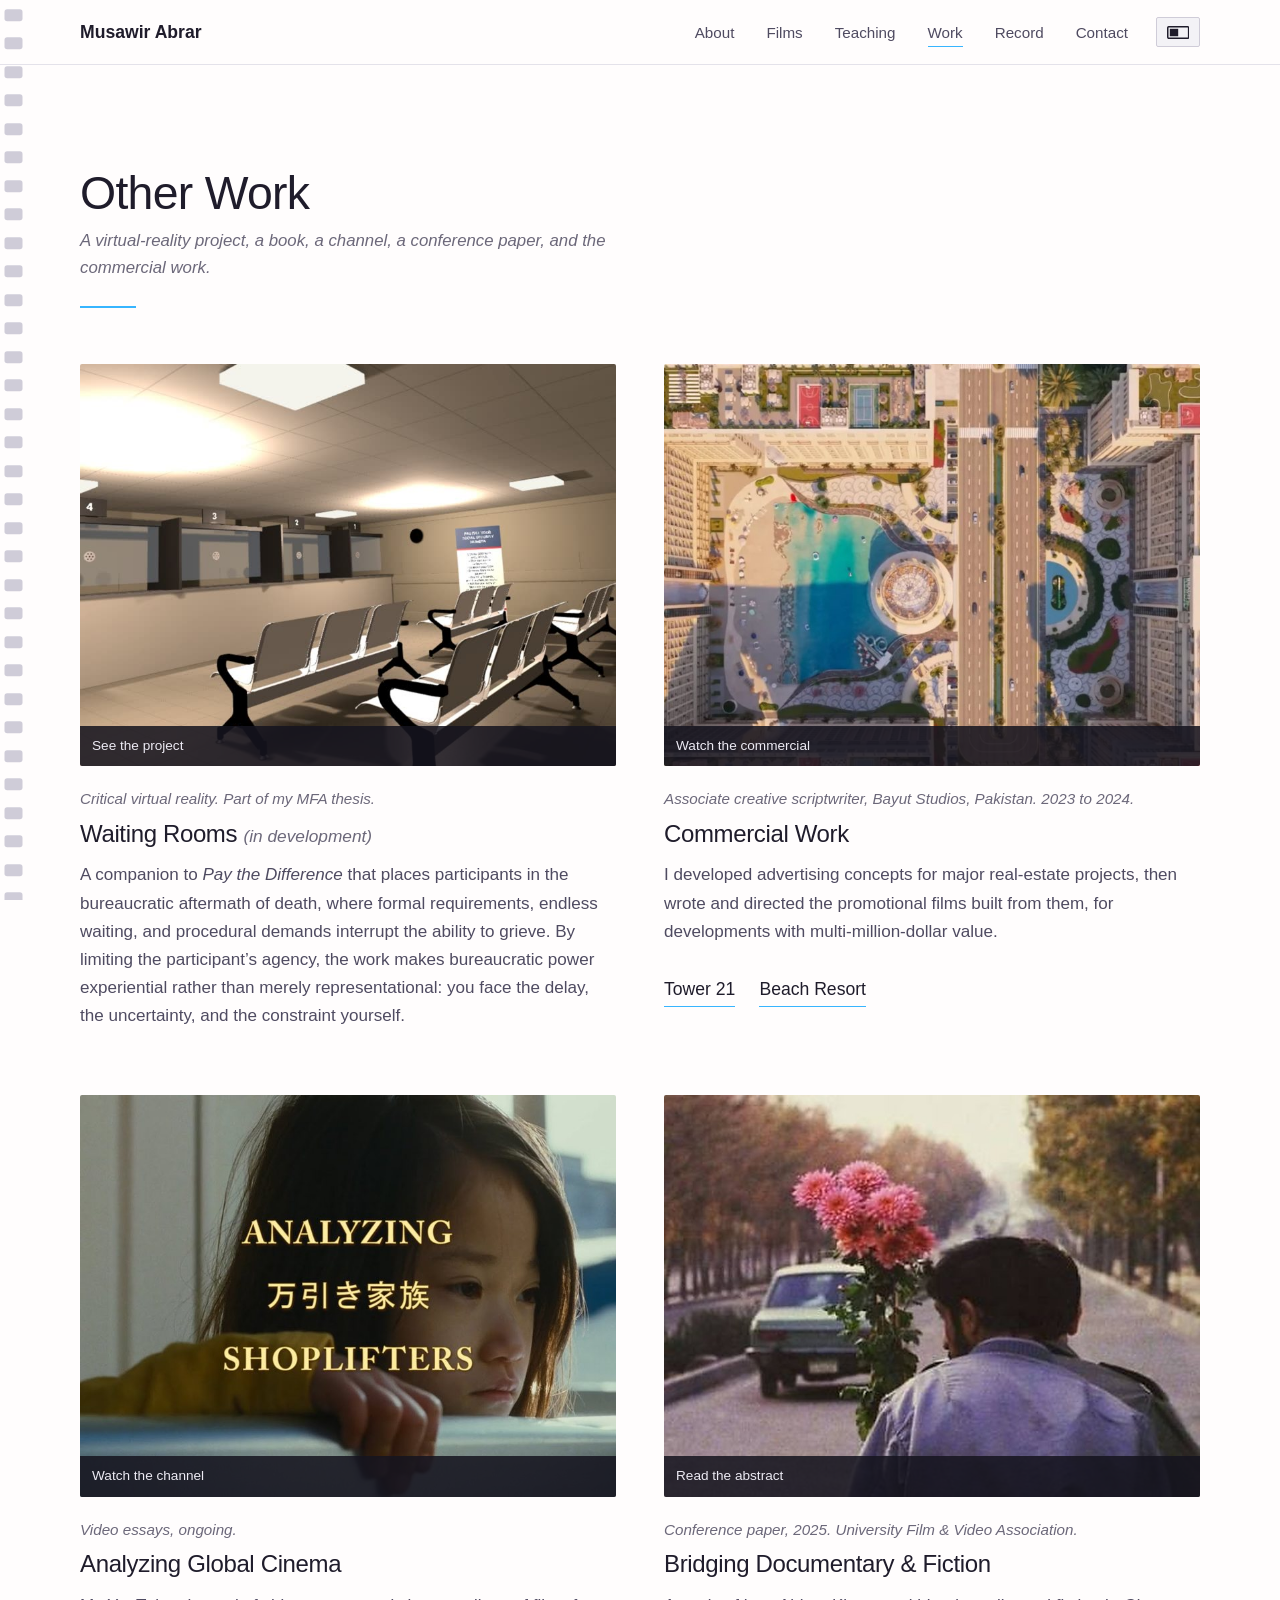
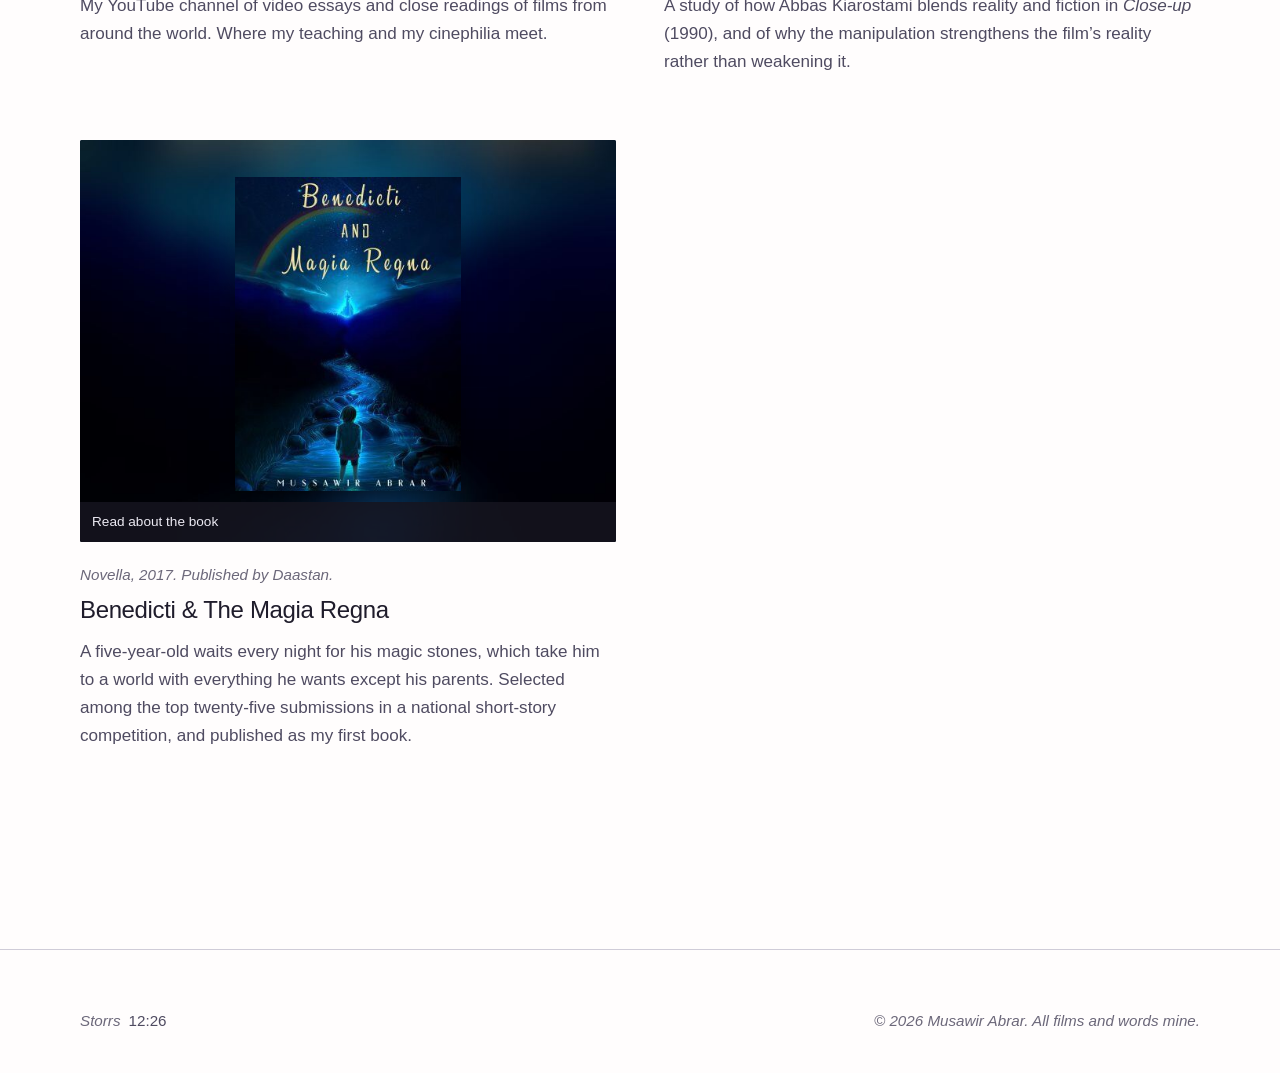
<file: work.html>
<!DOCTYPE html>
<!--
  "I take my artistic practice as a very small, personal revolution."
  Musawir Abrar, artist statement.

  You found the source. Most people don't look. Thank you for looking.
-->
<html lang="en" dir="ltr">
<head>
  <meta charset="utf-8">
  <meta name="viewport" content="width=device-width, initial-scale=1, viewport-fit=cover">
  <title>Other work &middot; Musawir Abrar</title>
  <meta name="description" content="A novella, a VR experiment, a video essay channel, and commercial work by Musawir Abrar.">
  <meta name="author" content="Musawir Abrar">
  <meta name="theme-color" content="#fffdfd" media="(prefers-color-scheme: light)">
  <meta name="theme-color" content="#1a1826" media="(prefers-color-scheme: dark)">

  <meta property="og:type" content="website">
  <meta property="og:title" content="Other work &middot; Musawir Abrar">
  <meta property="og:description" content="A virtual-reality project, a book, a channel, and the commercial work.">
  <meta property="og:url" content="https://musawirabrar.com/work.html">
  <meta property="og:image" content="https://musawirabrar.com/assets/img/og-image.jpg">
  <meta name="twitter:card" content="summary_large_image">

  <link rel="canonical" href="https://musawirabrar.com/work.html">
  <link rel="icon" href="assets/favicon.svg" type="image/svg+xml">
  <link rel="icon" href="assets/favicon-32.png" type="image/png" sizes="32x32">
  <link rel="apple-touch-icon" href="assets/apple-touch-icon.png">

  <script>
    /* Set the chosen theme before the first paint, so the page never flashes
       the wrong one. The rest of the toggle lives in main.js. */
    (function () {
      try {
        var t = localStorage.getItem('theme');
        if (t === 'dark' || t === 'light') document.documentElement.setAttribute('data-theme', t);
      } catch (e) {}
    })();
  </script>

  <link rel="preconnect" href="https://api.fontshare.com">
  <link rel="preconnect" href="https://cdn.fontshare.com" crossorigin>
  <link rel="preconnect" href="https://fonts.googleapis.com">
  <link rel="preconnect" href="https://fonts.gstatic.com" crossorigin>
  <link rel="stylesheet" href="https://api.fontshare.com/v2/css?f[]=satoshi@300,400,500,700,1,2&amp;display=swap">
  <link rel="stylesheet" href="https://fonts.googleapis.com/css2?family=IBM+Plex+Mono:wght@400;500&family=Noto+Nastaliq+Urdu:wght@400;600&display=swap">
  <link rel="stylesheet" href="css/style.css?v=11ce63c7">
  <!-- PostHog analytics. Public project key; safe to ship. -->
  <script>
    !function(t,e){var o,n,p,r;e.__SV||(window.posthog && window.posthog.__loaded)||(window.posthog=e,e._i=[],e.init=function(i,s,a){function g(t,e){var o=e.split(".");2==o.length&&(t=t[o[0]],e=o[1]),t[e]=function(){t.push([e].concat(Array.prototype.slice.call(arguments,0)))}}p||((p=t.createElement("script")).type="text/javascript",p.crossOrigin="anonymous",p.async=!0,p.src=s.api_host.replace(".i.posthog.com","-assets.i.posthog.com")+"/static/array.js",p.onerror=function(){p=null},(r=t.getElementsByTagName("script")[0]).parentNode.insertBefore(p,r));var u=e;for(void 0!==a?u=e[a]=[]:a="posthog",u.people=u.people||[],Object.defineProperty(u,"toString",{configurable:!0,enumerable:!0,writable:!0,value:function(t){var e="posthog";return"posthog"!==a&&(e+="."+a),t||(e+=" (stub)"),e}}),Object.defineProperty(u.people,"toString",{configurable:!0,enumerable:!0,writable:!0,value:function(){return u.toString(1)+".people (stub)"}}),o="du vu fu pu yu init Bu Hu Nu qu Vu Kl ju Zu Ou Yu Xu th capture getExtension zu hu nh calculateEventProperties ih register register_once register_for_session unregister unregister_for_session ah Lu sh getFeatureFlag getFeatureFlagPayload getFeatureFlagResult getAllFeatureFlags isFeatureEnabled reloadFeatureFlags updateFlags updateEarlyAccessFeatureEnrollment getEarlyAccessFeatures on onFeatureFlags onSurveysLoaded onSessionId getSurveys getActiveMatchingSurveys renderSurvey displaySurvey cancelPendingSurvey canRenderSurvey canRenderSurveyAsync uh identify setPersonProperties unsetPersonProperties group resetGroups setPersonPropertiesForFlags resetPersonPropertiesForFlags setGroupPropertiesForFlags resetGroupPropertiesForFlags reset hh shutdown setIdentity clearIdentity get_distinct_id getGroups get_session_id get_session_replay_url alias set_config startSessionRecording stopSessionRecording sessionRecordingStarted captureException addExceptionStep captureLog startExceptionAutocapture stopExceptionAutocapture loadToolbar get_property getSessionProperty rh Ku createPersonProfile setInternalOrTestUser oh bu opt_in_capturing opt_out_capturing has_opted_in_capturing has_opted_out_capturing get_explicit_consent_status is_capturing clear_opt_in_out_capturing Qu debug Yl Os getPageViewId captureTraceFeedback captureTraceMetric Pu".split(" "),n=0;n<o.length;n++)g(u,o[n]);e._i.push([i,s,a])},e.__SV=1)}(document,window.posthog||[]);
    posthog.init('phc_n4nHXnw5nYtsfpcSPLs67FtRx5jxctxXPrgz5RXiYdbp', {
      api_host: 'https://z.musawirabrar.com',
      ui_host: 'https://us.posthog.com',
      defaults: '2026-05-30',
      person_profiles: 'always',
      capture_pageview: true,
      capture_pageleave: true,
      autocapture: true,
      rageclick: true,
      capture_dead_clicks: true,
      capture_heatmaps: true,
      capture_exceptions: true,
      capture_performance: { web_vitals: true, network_timing: true },
      disable_session_recording: false,
      enable_recording_console_log: true,
      session_recording: { maskAllInputs: true, recordCrossOriginIframes: false }
    });
  </script>
</head>
<body>

  <!--
    The scroll indicator: a film strip down the left edge, its perforations
    filling as the page runs through. Decoration only, so it carries no
    meaning a reader would miss without it.
  -->
  <div class="reel" aria-hidden="true"><span class="reel__fill"></span></div>
  <a class="skip" href="#main">Skip to the work</a>

  <header class="top" id="top">
    <nav class="top__nav" aria-label="Primary">
      <a class="top__name" href="index.html">Musawir Abrar</a>
      <div class="top__right">
        <ul class="top__links">
        <li><a href="index.html">About</a></li>
        <li><a href="films.html">Films</a></li>
        <li><a href="teaching.html">Teaching</a></li>
        <li><a href="work.html" aria-current="page">Work</a></li>
        <li><a href="record.html">Record</a></li>
        <li><a href="contact.html">Contact</a></li>
        </ul>
        <button class="theme" id="theme-toggle" type="button" aria-label="Switch to dark mode">
          <svg viewBox="0 0 24 14" aria-hidden="true" focusable="false">
            <rect x="0.8" y="0.8" width="22.4" height="12.4" rx="1" fill="none" stroke="currentColor" stroke-width="1.6"/>
            <rect class="theme__knob" x="3" y="3" width="9" height="8" fill="currentColor"/>
          </svg>
        </button>
      </div>
    </nav>
  </header>

  <main id="main">

    <!-- ============================================================ OTHER WORK -->
    <section class="section more" id="work" aria-labelledby="work-title">
      <div class="section__head">
        <h2 class="section__title" id="work-title">Other Work</h2>
        <p class="section__sub">A virtual-reality project, a book, a channel, a conference paper, and the commercial work.</p>
      </div>

      <div class="cards">

        <article class="card" id="waiting-rooms">
          <button class="frame frame--4x3 shot" type="button"
                  data-embed="https://player.vimeo.com/video/1235432048?h=1a7550b150"
                  data-caption="Inside the room">
            <img src="assets/img/waiting-rooms-card-800.jpg" width="800" height="600" loading="lazy"
                 alt="A Social Security waiting room: rows of steel benches facing four numbered service windows under fluorescent light. From Waiting Rooms.">
            <span class="shot__open">See the project</span>
          </button>
          <!--
            The stills that follow the walkthrough. They carry no thumbnail of
            their own, so the card keeps the shape of its neighbours; the
            gallery's arrows reach them.
          -->
          <span hidden data-full="assets/img/waiting-rooms-envelopes-1600.jpg"
                data-caption="The letters, one from each office"
                data-alt="Four envelopes laid out on a table, addressed to Mary Elaine Hartwell and headed Social Security Administration, Hospital, Funeral Home, and Bank."></span>
          <span hidden data-full="assets/img/waiting-rooms-notice-1600.jpg"
                data-caption="The funeral home&rsquo;s appointment notice"
                data-alt="A letter from the Willow and Ash Funeral Home standing on a table, headed Final Account and Documentation Appointment."></span>
          <span hidden data-full="assets/img/waiting-rooms-funeral-1600.jpg"
                data-caption="The funeral home"
                data-alt="A funeral home room in amber light: a closed casket on a plinth, a desk, a potted plant, and a door marked exit."></span>
          <span hidden data-full="assets/img/waiting-rooms-ssa-1600.jpg"
                data-caption="The Social Security office"
                data-alt="A Social Security waiting room with four numbered service windows and empty rows of steel benches."></span>
          <span hidden data-full="assets/img/waiting-rooms-hospital-1600.jpg"
                data-caption="The hospital"
                data-alt="A hospital waiting room with green walls, teal and blue chairs, a wheelchair, a hand sanitiser stand, and a ward status screen."></span>
          <span hidden data-full="assets/img/waiting-rooms-bank-1600.jpg"
                data-caption="The bank"
                data-alt="A bank waiting area: chairs facing a teller counter behind a red rope, with a Now Serving display reading A 48."></span>
          <div class="card__body">
            <p class="piece__meta">Critical virtual reality. Part of my MFA thesis.</p>
            <h3 class="card__title">Waiting Rooms <span class="card__when">(in development)</span></h3>
            <p>
              A companion to <em>Pay the Difference</em> that places participants in the
              bureaucratic aftermath of death, where formal requirements, endless waiting, and
              procedural demands interrupt the ability to grieve. By limiting the
              participant&rsquo;s agency, the work makes bureaucratic power experiential rather
              than merely representational: you face the delay, the uncertainty, and the
              constraint yourself.
            </p>
          </div>
        </article>

        <article class="card" id="commercial">
          <a class="frame frame--4x3 frame--link" href="https://www.youtube.com/watch?v=_1qI3-rH-Qc" rel="noopener" aria-label="Beach Resort commercial on YouTube">
            <img src="assets/img/beach-resort-800.jpg" width="800" height="600" loading="lazy"
                 alt="An aerial render of a resort complex: towers around a lagoon pool, split by a divided road. A frame from the Beach Resort commercial.">
            <span class="shot__open">Watch the commercial</span>
          </a>
          <div class="card__body">
            <p class="piece__meta">Associate creative scriptwriter, Bayut Studios, Pakistan. 2023 to 2024.</p>
            <h3 class="card__title">Commercial Work</h3>
            <p>
              I developed advertising concepts for major real-estate projects, then wrote and
              directed the promotional films built from them, for developments with
              multi-million-dollar value.
            </p>
            <p class="card__links">
              <a class="link" href="https://www.youtube.com/watch?v=VJdwESPRx1E" rel="noopener">Tower 21</a>
              <a class="link" href="https://www.youtube.com/watch?v=_1qI3-rH-Qc" rel="noopener">Beach Resort</a>
            </p>
          </div>
        </article>

        <article class="card" id="essays">
          <a class="frame frame--4x3 frame--link" href="https://www.youtube.com/@analyzingglobalcinema6805" rel="noopener" aria-label="Analyzing Global Cinema on YouTube">
            <img src="assets/img/shoplifters-800.jpg" width="800" height="600" loading="lazy"
                 alt="A girl rests her chin on her hands at a window, under the title Analyzing Shoplifters in English and Japanese. A thumbnail from Analyzing Global Cinema.">
            <span class="shot__open">Watch the channel</span>
          </a>
          <div class="card__body">
            <p class="piece__meta">Video essays, ongoing.</p>
            <h3 class="card__title">Analyzing Global Cinema</h3>
            <p>
              My YouTube channel of video essays and close readings of films from around the
              world. Where my teaching and my cinephilia meet.
            </p>
          </div>
        </article>

        <!--
          The paper. The abstract opens in the panel below, from the card or
          from the line under it. The still is from Close-up; the alt text
          says so.
        -->
        <article class="card" id="close-up">
          <button class="frame frame--4x3 shot" type="button" data-panel="paper-panel">
            <img src="assets/img/close-up-800.jpg?v=333d6eba" width="800" height="600" loading="lazy"
                 alt="A man seen from behind on a moving motorbike, carrying a tall spray of pink chrysanthemums, a car and an avenue of trees ahead. A frame from Close-up.">
            <span class="shot__open">Read the abstract</span>
          </button>
          <div class="card__body">
            <p class="piece__meta">Conference paper, 2025. University Film &amp; Video Association.</p>
            <h3 class="card__title">Bridging Documentary &amp; Fiction</h3>
            <p>
              A study of how Abbas Kiarostami blends reality and fiction in <em>Close-up</em>
              (1990), and of why the manipulation strengthens the film&rsquo;s reality rather
              than weakening it.
            </p>
          </div>
        </article>

        <article class="card" id="benedicti">
          <a class="frame frame--4x3 frame--contain frame--link" href="https://www.meraqissa.com/book/210"
             rel="noopener" aria-label="Benedicti and the Magia Regna at Daastan">
            <img class="frame__backdrop" src="assets/img/benedicti-bg-800.jpg" alt=""
                 width="800" height="600" loading="lazy">
            <img src="assets/img/benedicti-cover.jpg" loading="lazy" width="288" height="400"
                 alt="Cover of the novella Benedicti and the Magia Regna: a child on a glowing blue path under a rainbow.">
            <span class="shot__open">Read about the book</span>
          </a>
          <div class="card__body">
            <p class="piece__meta">Novella, 2017. Published by Daastan.</p>
            <h3 class="card__title">Benedicti &amp; The Magia Regna</h3>
            <p>
              A five-year-old waits every night for his magic stones, which take him to a world
              with everything he wants except his parents. Selected among the top twenty-five
              submissions in a national short-story competition, and published as my first book.
            </p>
          </div>
        </article>

      </div>
    </section>

  </main>

  <!--
    The abstract. It opens over the work page from the card above, and
    /work.html#close-up opens it on arrival, which is the address in the CV.
  -->
  <dialog class="panel" id="paper-panel" aria-labelledby="paper-panel-title">
    <div class="panel__bar">
      <p class="label" id="paper-panel-title">Abstract</p>
      <button class="panel__close" type="button" data-close aria-label="Close the abstract">&times;</button>
    </div>
    <div class="panel__body">
      <h2 class="panel__title">
        Abbas Kiarostami&rsquo;s Methods of Bridging Documentary &amp; Fiction:
        A Study of <em>Close-up (1990)</em>
      </h2>
      <p class="panel__where">University Film &amp; Video Association conference, 2025.</p>
      <div class="prose">
        <p>
          The objective of this research is to study Abbas Kiarostami&rsquo;s methods and
          techniques of blending reality and fiction in his seminal film,
          <em>Close-up</em> (1990); to gain an understanding of how through his unique
          methods, he created this manipulated view of reality which instead of weakening
          the narrative, counter intuitively, created a reinforced reality that appeared
          to be even stronger than its source.
        </p>
        <p>
          The study uses content analysis as the primary research method. The research can
          be validated by the theoretical validation method. This research mainly stands on
          the content validity concept used in theoretical research.
        </p>
        <p>
          The study finds that Kiarostami&rsquo;s use of elements of the documentary film
          style &mdash; the visual style, interviews, use of real locations &mdash; in his
          narrative film <em>Close-up</em> (1990) give it a unique sense of realism. His
          distinctive method of directing actors, blurring the line between reality and
          fiction, and modifying the &lsquo;real-life&rsquo; narrative into something more
          satisfying results in the strengthened &lsquo;reality&rsquo; of his film
          <em>Close-up</em> (1990).
        </p>
        <p>
          This collection of unconventional filmmaking techniques unique to Kiarostami
          gives us an insight into his way of masterfully bridging the two different
          formats of filmmaking: fiction and documentary.
        </p>
      </div>
      <p class="panel__ask">
        To read the full paper, write to me at
        <a class="link" href="mailto:musawir.abrar@uconn.edu">musawir.abrar@uconn.edu</a>.
      </p>
    </div>
  </dialog>

  <dialog class="lightbox" id="lightbox" tabindex="-1" aria-label="From Waiting Rooms">
    <div class="lightbox__stage">
      <img class="lightbox__img" id="lightbox-img" alt="">
      <video class="lightbox__video" id="lightbox-video" controls playsinline preload="metadata"></video>
      <div class="lightbox__embed" id="lightbox-embed" hidden></div>
    </div>
    <p class="lightbox__cap"><span id="lightbox-label">Waiting Rooms</span><span class="lightbox__time" id="lightbox-time"></span></p>
    <button class="lightbox__btn lightbox__prev" type="button" data-dir="-1" aria-label="Previous">&larr;</button>
    <button class="lightbox__btn lightbox__next" type="button" data-dir="1" aria-label="Next">&rarr;</button>
    <button class="lightbox__btn lightbox__close" type="button" data-close aria-label="Close">&times;</button>
  </dialog>

  <footer class="foot">
    <div class="foot__row">
      <p class="foot__place"><span class="foot__city">Storrs</span> <time id="time-storrs" class="foot__time">--:--</time></p>
      <p class="foot__copy">&copy; <span id="year">2026</span> Musawir Abrar. All films and words mine.</p>
    </div>
  </footer>

  <script src="js/main.js?v=9748db10" defer></script>
</body>
</html>
</file>
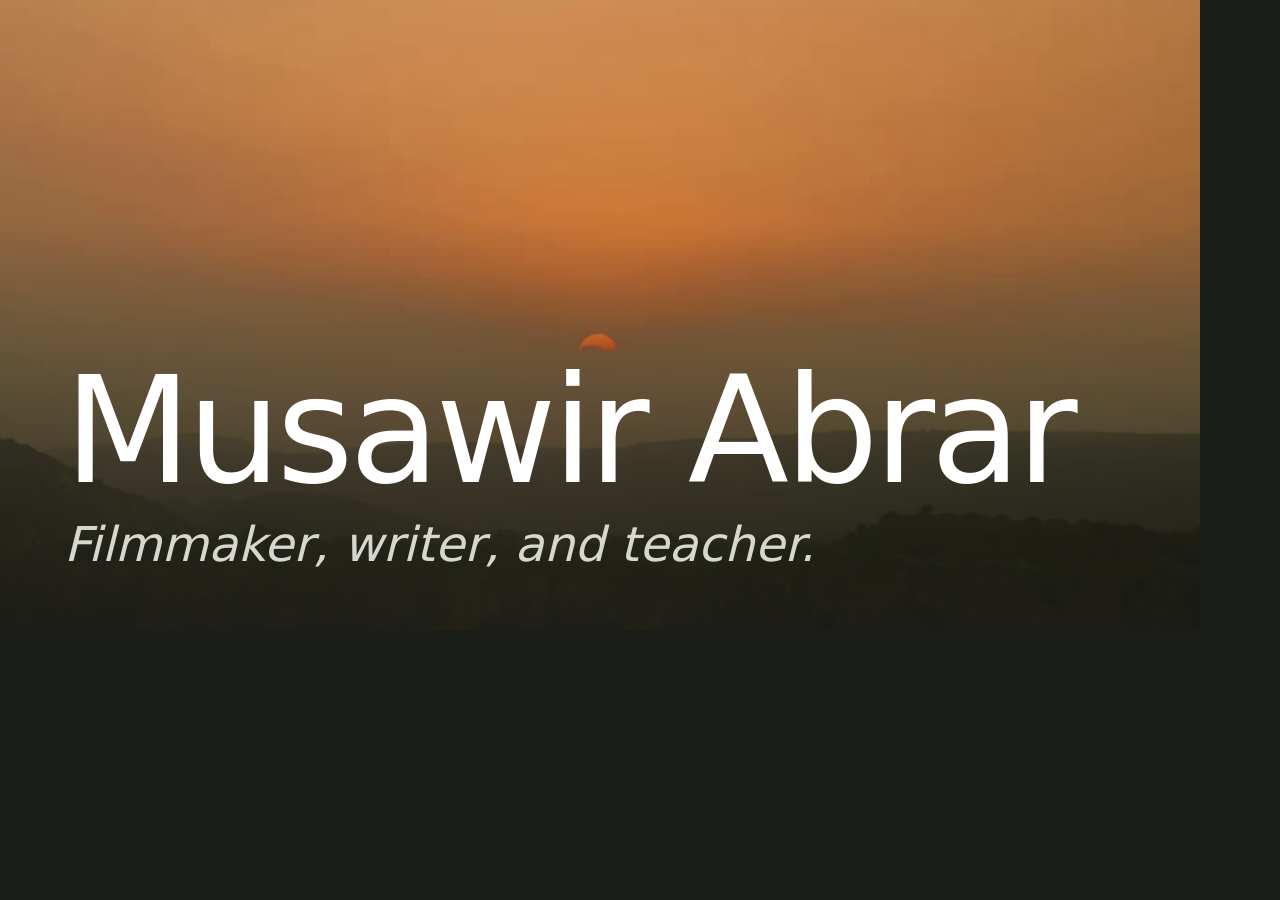
<file: assets/og-source.html>
<!DOCTYPE html>
<!-- Source for og-image.jpg. Render at 1200x630 with a headless browser; not linked from the site. -->
<html lang="en"><head><meta charset="utf-8">
<link rel="preconnect" href="https://fonts.gstatic.com" crossorigin>
<link rel="stylesheet" href="https://fonts.googleapis.com/css2?family=Libre+Baskerville:ital,wght@0,400;1,400&display=swap">
<style>
  html,body{margin:0;width:1200px;height:630px;overflow:hidden;background:#1b1d19}
  .card{position:relative;width:1200px;height:630px;font-family:"Satoshi","Inter",system-ui,sans-serif;color:#e6e7df}
  .card img{position:absolute;inset:0;width:1200px;height:630px;object-fit:cover;filter:saturate(0.9)}
  .card::after{content:"";position:absolute;inset:0;background:linear-gradient(180deg,rgba(27,29,25,0) 35%,rgba(27,29,25,0.72) 100%)}
  .text{position:absolute;left:64px;right:64px;bottom:56px;z-index:1}
  h1{margin:0 0 12px;font-size:148px;font-weight:300;line-height:0.95;letter-spacing:-0.03em;font-variation-settings:"opsz" 144,"SOFT" 30;color:#fff}
  p{margin:0;font-size:48px;line-height:1.25;font-style:italic;font-weight:300;color:#e6e7df;opacity:0.92}
  .url{position:absolute;right:72px;bottom:70px;z-index:1;font-size:26px;font-style:italic;color:#e6e7df;opacity:0.8}
</style></head>
<body><div class="card">
  <img src="img/cos-sunset.jpg" alt="">
  <div class="text"><h1>Musawir Abrar</h1><p>Filmmaker, writer, and teacher.</p></div>
</div></body></html>
</file>
<file: css/style.css>
/* ==========================================================================
   Musawir Abrar
   Overcast for most of the film, then one sunset.
   ========================================================================== */

:root {
  /* Taken from the resume: indigo, white page, a cyan accent. */
  --paper: #fffdfd;
  --paper-2: #f3f2f6;
  --paper-3: #e6e4ec;
  --line: #cfccd8;
  --line-soft: #e4e2ea;

  --ink: #1f1c2b;
  --ink-2: #4f4b61;
  --ink-3: #6c687a;

  /* The resume's link cyan. The -text value is darkened for contrast on white. */
  --accent: #37b5ff;
  --accent-2: #6bc7fe;
  --accent-text: #0b6ea6;


  --sans: "Satoshi", "Inter", -apple-system, BlinkMacSystemFont, "Segoe UI", Roboto, Helvetica, Arial, sans-serif;
  --mono: "IBM Plex Mono", "SFMono-Regular", Menlo, Consolas, monospace;
  --urdu: "Noto Nastaliq Urdu", "Jameel Noori Nastaleeq", serif;

  --gutter: clamp(1.25rem, 4vw, 3rem);
  --measure: 60ch;
  --radius: 2px;
  --radius-lg: 14px;

  --ease: cubic-bezier(0.22, 1, 0.36, 1);
  --slow: 900ms;
  --quick: 200ms;

  color-scheme: light dark;
}

/* Dark values live in two places: under the media query for anyone who has
   not chosen, and under [data-theme="dark"] for anyone who has. The
   :not() keeps a chosen light theme from being overridden by the system. */
@media (prefers-color-scheme: dark) {
  :root:not([data-theme="light"]) {
    color-scheme: dark;
    --paper: #1a1826;
    --paper-2: #221f2e;
    --paper-3: #2c2839;
    --line: #413c52;
    --line-soft: #2e2a3c;
    --ink: #ece9f2;
    --ink-2: #b9b4c6;
    --ink-3: #8e89a0;
    --accent: #5cc6ff;
    --accent-2: #8bd8ff;
    --accent-text: #6bcdff;
  }
}

:root[data-theme="dark"] {
  color-scheme: dark;
    --paper: #1a1826;
    --paper-2: #221f2e;
    --paper-3: #2c2839;
    --line: #413c52;
    --line-soft: #2e2a3c;
    --ink: #ece9f2;
    --ink-2: #b9b4c6;
    --ink-3: #8e89a0;
    --accent: #5cc6ff;
    --accent-2: #8bd8ff;
    --accent-text: #6bcdff;
}
:root[data-theme="light"] { color-scheme: light; }

/* --------------------------------------------------------------------------
   Base
   -------------------------------------------------------------------------- */

*, *::before, *::after { box-sizing: border-box; }

html {
  -webkit-text-size-adjust: 100%;
  scroll-behavior: smooth;
  scroll-padding-top: 5.5rem;
  /* Always keep room for the scrollbar. Short pages do not need one and long
     pages do, and without this the page width changes between them, which
     slides the right-aligned nav sideways as you move from page to page. */
  overflow-y: scroll;
}

@media (prefers-reduced-motion: reduce) {
  html { scroll-behavior: auto; }
  *, *::before, *::after { animation-duration: 0.01ms !important; transition-duration: 0.01ms !important; }
}

/* --------------------------------------------------------------------------
   The film strip. A run of perforations down the left edge that fill as the
   page scrolls: the scroll position, read as film through a gate. The holes
   are a repeating mask, so the run fits any height without counting them.
   -------------------------------------------------------------------------- */
.reel {
  position: fixed; left: 0; top: 0; bottom: 0;
  z-index: 60; pointer-events: none;   /* over the sticky header, which otherwise washes the first holes out */
  /* One width drives the strip and the holes in it. The mask carries a
     viewBox, so the whole cell scales with mask-size. */
  --reel-w: 14px;
  width: var(--reel-w);
  background: var(--line);
  /* 35mm proportions: a perforation is wider than it is tall, about 1.4 to 1,
     and takes a little over 40 per cent of the pitch, so the gaps run longer
     than the holes. */
  --hole: url("data:image/svg+xml,%3Csvg xmlns='http://www.w3.org/2000/svg' viewBox='0 0 54 57' width='54' height='57'%3E%3Crect x='9' y='18' width='36' height='24' rx='5.4' fill='%23000'/%3E%3C/svg%3E");
  -webkit-mask-image: var(--hole); mask-image: var(--hole);
  -webkit-mask-repeat: repeat-y; mask-repeat: repeat-y;
  -webkit-mask-size: var(--reel-w) calc(var(--reel-w) * 57 / 54);
  mask-size: var(--reel-w) calc(var(--reel-w) * 57 / 54);
}
/* The strip has to stay inside the gutter, which grows with the viewport. */
@media (min-width: 700px)  { .reel { --reel-w: 20px; } }
@media (min-width: 1280px) { .reel { --reel-w: 27px; } }
.reel__fill {
  position: absolute; inset: 0;
  background: var(--accent);
  transform-origin: top; transform: scaleY(var(--reel, 0));
}
@media print { .reel { display: none; } }

body {
  margin: 0;
  background: var(--paper);
  color: var(--ink);
  font-family: var(--sans);
  font-weight: 400;
  font-size: clamp(1rem, 0.94rem + 0.3vw, 1.1rem);
  line-height: 1.65;
  font-feature-settings: "kern", "liga";
  -webkit-font-smoothing: antialiased;
  text-rendering: optimizeLegibility;
  /* clip, not hidden: hidden makes body a scroll container, which stops
     position: sticky working anywhere inside it. */
  overflow-x: clip;
}

::selection { background: var(--accent); color: #f4fbff; }

img, svg, video { display: block; max-width: 100%; height: auto; }

a { color: inherit; text-decoration: none; }
a:focus-visible, button:focus-visible {
  outline: 2px solid var(--accent);
  outline-offset: 3px;
}

h1, h2, h3 { margin: 0; font-weight: 500; line-height: 1.1; letter-spacing: -0.01em; }
p { margin: 0 0 1em; }
p:last-child { margin-bottom: 0; }
em { font-style: italic; }
strong { font-weight: 700; }
ul { margin: 0; padding: 0; list-style: none; }
dl, dd, dt { margin: 0; }
cite { font-style: normal; }
button { font: inherit; color: inherit; background: none; border: 0; padding: 0; cursor: pointer; }

.skip {
  position: absolute; left: 1rem; top: -4rem;
  padding: 0.5rem 0.9rem;
  background: var(--ink); color: var(--paper);
  z-index: 100;
}
.skip:focus { top: 1rem; }

main { position: relative; z-index: 1; }

/* Two quiet type roles. Metadata is italic and dimmer; labels are upright and smaller. */
.meta, .piece__meta, .piece__status, .piece__aside, .section__sub, .foot__row,
.frame__cap, .credits__role, .contact__where {
  font-size: 0.95rem;
  font-style: italic;
  color: var(--ink-3);
}
.label, .record__h, .piece__facts dt {
  font-size: 0.95rem;
  font-weight: 500;
  font-style: normal;
  color: var(--ink);
}

/* --------------------------------------------------------------------------
   Top bar
   -------------------------------------------------------------------------- */

.top {
  position: sticky; top: 0; z-index: 50;
  background: color-mix(in srgb, var(--paper) 88%, transparent);
  -webkit-backdrop-filter: saturate(140%) blur(10px);
  backdrop-filter: saturate(140%) blur(10px);
  border-bottom: 1px solid var(--line-soft);
}
.top__nav {
  max-width: 76rem; margin: 0 auto; padding: 0.7rem var(--gutter);
  display: flex; flex-wrap: wrap; align-items: baseline; justify-content: space-between; gap: 0.25rem 1rem;
}
.top__name { font-weight: 600; color: var(--ink); padding: 0.4rem 0; }
.top__right { display: flex; align-items: center; gap: clamp(0.9rem, 3vw, 1.75rem); }
.top__links { display: flex; flex-wrap: wrap; gap: 0 clamp(0.9rem, 3vw, 2rem); }

/* Light and dark. A frame, half lit, to match the favicon and the rules. */
.theme {
  display: inline-flex; align-items: center; justify-content: center;
  width: 2.75rem; height: 1.85rem; flex: 0 0 auto;
  color: var(--ink); background: var(--paper-2);
  border: 1px solid var(--line); border-radius: var(--radius);
  transition: color var(--quick), background var(--quick), border-color var(--quick);
}
.theme:hover, .theme:focus-visible {
  color: var(--accent-text); border-color: var(--accent);
}
.theme svg { width: 1.4rem; height: auto; display: block; }
/* The pane slides across the frame: left in light, right in dark. The guard
   lets an explicit choice beat the system preference, as the palette does. */
.theme__knob { transition: transform var(--quick) var(--ease); }
@media (prefers-color-scheme: dark) {
  :root:not([data-theme="light"]) .theme__knob { transform: translateX(9px); }
}
:root[data-theme="dark"] .theme__knob { transform: translateX(9px); }
.top__links a {
  display: inline-block; position: relative; padding: 0.4rem 0; color: var(--ink-2);
  font-size: 0.95rem;
  transition: color var(--quick);
}
.top__links a::after {
  content: ""; position: absolute; left: 0; right: 0; bottom: 0.25rem;
  height: 1px; background: var(--accent);
  transform: scaleX(0); transform-origin: left;
  transition: transform var(--quick) var(--ease);
}
.top__links a:hover, .top__links a:focus-visible { color: var(--ink); }
.top__links a:hover::after, .top__links a:focus-visible::after,
.top__links a[aria-current]::after { transform: scaleX(1); }
@media (max-width: 600px) {
  /* The links wrap to two rows here; keep the toggle level with the first. */
  .top__right { width: 100%; justify-content: space-between; align-items: flex-start; }
  .theme { margin-top: -0.15rem; }
  .top__links { justify-content: flex-start; gap: 0 1rem; }
  .top__links a { padding: 0.6rem 0; min-height: 44px; }
}

/* --------------------------------------------------------------------------
   Hero
   -------------------------------------------------------------------------- */

.hero {
  max-width: 76rem; margin: 0 auto;
  padding: clamp(1.5rem, 3vw, 2.5rem) var(--gutter) clamp(3rem, 8vw, 6rem);
}


.hero__grid {
  display: grid; gap: clamp(2rem, 5vw, 4rem);
  grid-template-columns: 1fr;
  align-items: end;
}
@media (min-width: 900px) {
  .hero__grid { grid-template-columns: 1.2fr 0.8fr; align-items: center; }
}
.hero__figure { max-width: 26rem; width: 100%; justify-self: end; }
@media (max-width: 899px) { .hero__figure { max-width: 22rem; justify-self: start; } }

.hero__title {
  font-size: clamp(2.6rem, 8vw, 5.4rem);
  font-weight: 500;
  letter-spacing: -0.025em;
  line-height: 1;
  margin-bottom: 1.5rem;
}
.hero__lede {
  max-width: 30ch;
  font-size: clamp(1.15rem, 1rem + 0.6vw, 1.45rem);
  line-height: 1.35;
  color: var(--ink-2);
  margin-bottom: 1.5rem;
}
.hero__thesis {
  max-width: 34ch;
  font-style: italic; font-weight: 400;
  font-size: clamp(1.05rem, 0.95rem + 0.4vw, 1.25rem);
  color: var(--ink);
  border-left: 2px solid var(--accent);
  padding-left: 1rem;
  margin-bottom: 2rem;
}
.hero__thesis-mark { color: var(--accent-text); }

.hero__cta { display: flex; flex-wrap: wrap; gap: 0.75rem; }
.btn {
  display: inline-block;
  padding: 0.7rem 1.2rem;
  font-size: 0.95rem;
  background: var(--ink); color: var(--paper);
  border: 1px solid var(--ink);
  border-radius: var(--radius);
  transition: background var(--quick), color var(--quick), border-color var(--quick);
}
.btn:hover, .btn:focus-visible { background: var(--accent); border-color: var(--accent); color: #f4fbff; }
.btn--ghost { background: transparent; color: var(--ink); }
.btn--ghost:hover, .btn--ghost:focus-visible { background: transparent; color: var(--accent-text); border-color: var(--accent); }

/* --------------------------------------------------------------------------
   Frames. Everything he shoots lives in a box.
   -------------------------------------------------------------------------- */

.frame {
  position: relative; margin: 0; overflow: hidden;
  background: var(--paper-3);
  border-radius: var(--radius);
}
.frame img { width: 100%; height: 100%; object-fit: cover; }
.frame--4x3 { aspect-ratio: 4 / 3; }
.frame--16x9 { aspect-ratio: 16 / 9; }
/* A screenplay page, shown at the shape of the paper. */
.frame--page { aspect-ratio: 8.5 / 11; }
/* A narrower image inside a 16:9 frame, with bars, so every still matches. */
.frame--pillar { background: #16141f; }
.frame--pillar img { object-fit: contain; }
.frame--3x4 { aspect-ratio: 3 / 4; }
.frame--book { aspect-ratio: 2 / 3; max-width: 18rem; }

.frame--tint::after {
  content: ""; position: absolute; inset: 0; pointer-events: none;
  background: linear-gradient(180deg, transparent 60%, rgba(31, 28, 43, 0.25));
}
.frame--link { display: block; }
/* A placeholder panel: a title where a still will go. */
.frame--note { display: grid; place-items: center; background: #16141f; }
.frame__note {
  margin: 0; padding: 1rem;
  color: #eceaf3; font-style: italic;
  font-size: clamp(1.05rem, 2vw, 1.4rem);
}
.frame--contain { display: grid; place-items: center; background: #0a1c35; }
/* position + z-index, or the absolutely positioned backdrop paints over it. */
.frame--contain img {
  position: relative; z-index: 1;
  width: auto; height: auto; max-width: 52%; max-height: 86%;
  object-fit: contain; box-shadow: 0 20px 44px -18px rgba(0,0,0,0.85);
}
/* With a label across the foot of the frame, the cover rides up to clear it. */
.frame--contain:has(.shot__open) img:not(.frame__backdrop) { max-height: 74%; margin-bottom: 2.4rem; }

/* Needs the element too: .frame--contain img clamps every image inside it. */
.frame--contain img.frame__backdrop {
  position: absolute; inset: 0; z-index: 0;
  width: 100%; height: 100%; max-width: none; max-height: none;
  object-fit: cover; box-shadow: none;
}

/* The portrait is the one soft-cornered thing; .frame's radius is set
   later in the file, so this needs the extra class to win. */
.hero__figure.frame { border-radius: var(--radius-lg); }
.hero__figure img { filter: saturate(0.85) contrast(1.02); }
.frame__cap {
  position: absolute; left: 0; right: 0; bottom: 0;
  display: flex; justify-content: space-between; gap: 1rem;
  padding: 0.6rem 0.8rem;
  background: linear-gradient(180deg, transparent, rgba(22, 20, 31, 0.78));
  color: #eceaf3;
}
.frame__cap-title { color: #fff; font-style: normal; }
.frame__cap-meta { color: #c4c0d2; }

/* --------------------------------------------------------------------------
   Sections
   -------------------------------------------------------------------------- */

.section {
  max-width: 76rem; margin: 0 auto;
  padding: clamp(3rem, 8vw, 6.5rem) var(--gutter);
  border-top: 1px solid var(--line);
}
main > .section:first-child { border-top: 0; }
.section__head { margin-bottom: clamp(2rem, 5vw, 3.5rem); }
.section__title {
  font-size: clamp(1.9rem, 4vw, 2.9rem);
  font-weight: 500; letter-spacing: -0.015em;
  margin-bottom: 0.5rem;
}
.section__sub { max-width: 60ch; font-size: 1.05rem; }
/* The frame motif: a short rule under each section head, as the resume has,
   and the native ratio marked under each still. */
.section__head::after {
  content: ""; display: block;
  width: 3.5rem; height: 2px;
  background: var(--accent);
  margin-top: clamp(1rem, 2vw, 1.5rem);
}
.frame__ratio {
  font-family: var(--mono);
  font-size: 0.7rem; letter-spacing: 0.12em; text-transform: uppercase;
  color: var(--ink-3);
  margin: 0.55rem 0 0;
}

/* --------------------------------------------------------------------------
   Pieces of work
   -------------------------------------------------------------------------- */

.piece { display: grid; gap: 1.5rem clamp(1.5rem, 4vw, 3.5rem); }
.piece--feature { margin-bottom: clamp(3rem, 8vw, 6rem); align-items: start; }
@media (min-width: 900px) {
  .piece--feature { grid-template-columns: 1.15fr 1fr; }
  .piece--feature .piece__media { position: sticky; top: 5rem; }
  /* Flipping swaps the columns, so swap their widths too and keep every
     still the same size down the page. */
  .piece--feature.piece--flip { grid-template-columns: 1fr 1.15fr; }
  .piece--flip .piece__media { order: 2; }
  .piece--flip .piece__body { order: 1; }
}

.piece__meta { margin-bottom: 0.6rem; }
.piece__title {
  font-size: clamp(1.6rem, 2.8vw, 2.2rem);
  font-weight: 500; letter-spacing: -0.015em;
  margin-bottom: 0.9rem;
}
.piece__logline {
  max-width: var(--measure);
  font-size: clamp(1.15rem, 1rem + 0.5vw, 1.4rem);
  line-height: 1.35; font-weight: 400;
  margin-bottom: 1rem;
}
.piece__body > p:not([class]) { max-width: var(--measure); color: var(--ink-2); }

.piece__status { margin-top: 0.6rem; }

.piece__facts {
  display: grid; grid-template-columns: repeat(auto-fill, minmax(11rem, 1fr));
  gap: 0.9rem 1.5rem; margin-top: 1.5rem;
  padding-top: 1.25rem; border-top: 1px solid var(--line-soft);
}
.piece__facts dt { color: var(--ink-3); font-weight: 400; margin-bottom: 0.1rem; }
.piece__facts dd { color: var(--ink); }

.piece__title-alt {
  font-family: var(--urdu);
  font-size: 0.85em;
  font-weight: 400;
  line-height: 1;
  color: var(--ink-3);
  white-space: nowrap;
}

.laurels { margin-top: 1.25rem; padding-top: 1.25rem; border-top: 1px solid var(--line-soft); max-width: var(--measure); }
.laurels li {
  position: relative; padding-left: 1.4rem; margin-bottom: 0.45rem;
  color: var(--ink-2); font-size: 0.95em;
}
.laurels li::before {
  content: ""; position: absolute; left: 0; top: 0.7em;
  width: 0.8rem; height: 1px; background: var(--accent);
}
.laurels strong { color: var(--ink); font-weight: 700; }

.list li { position: relative; padding-left: 1.2rem; margin-bottom: 0.5rem; color: var(--ink-2); font-size: 0.95em; }
.list li::before { content: ""; position: absolute; left: 0; top: 0.75em; width: 0.6rem; height: 1px; background: var(--line); }

.link {
  display: inline-block; margin-top: 0.75rem;
  color: var(--ink);
  border-bottom: 1px solid var(--accent);
  padding-bottom: 0.1rem;
  transition: color var(--quick);
}
.link:hover, .link:focus-visible { color: var(--accent-text); }

.piece__aside { margin-top: 0.75rem; }

/* Strip of stills */
.strip {
  display: grid; gap: 0.5rem;
  grid-template-columns: repeat(2, 1fr);
  margin-bottom: clamp(3rem, 8vw, 6rem);
}
@media (min-width: 700px) { .strip { grid-template-columns: repeat(4, 1fr); } }
.strip__item { display: block; width: 100%; padding: 0; cursor: zoom-in; }
.strip__item img { filter: saturate(0.85); transition: filter var(--quick); }
.strip__item:hover img, .strip__item:focus-visible img { filter: saturate(1); }
/* The card's own still, which opens the gallery at its first item. */
.shot { display: block; position: relative; padding: 0; cursor: zoom-in; background: var(--paper-3); }
.shot img { width: 100%; height: 100%; object-fit: cover; }
/* The label on a thumbnail. It belongs to the frame, whichever kind: one
   that opens something here, and one that links away. */
.shot__open {
  position: absolute; inset: auto 0 0 0; z-index: 2;
  padding: 0.55rem 0.75rem;
  background: rgba(22, 20, 31, 0.86); color: #eceaf3;
  font-size: 0.85rem; text-align: left;
  transition: background var(--quick);
}
.frame:hover .shot__open, .frame:focus-visible .shot__open { background: var(--accent-text); }

.lightbox__video { max-width: 100%; max-height: 80vh; width: auto; display: block; background: #000; }
.lightbox__embed { width: min(96vw, 1400px); aspect-ratio: 16 / 9; background: #000; }
.lightbox__embed iframe { display: block; width: 100%; height: 100%; border: 0; }
.lightbox__video[hidden], .lightbox__img[hidden], .lightbox__embed[hidden] { display: none; }

/* Lightbox for the stills */
.lightbox {
  border: 0; padding: 0; margin: auto;
  width: min(96vw, 1400px); max-width: none; max-height: none;
  background: transparent; color: #eceaf3;
  overflow: visible;
}
.lightbox::backdrop { background: rgba(13, 12, 20, 0.97); }
.lightbox[open] { animation: lb-in 240ms var(--ease); }
@keyframes lb-in { from { opacity: 0; transform: translateY(6px); } to { opacity: 1; transform: none; } }
.lightbox__stage { display: grid; place-items: center; }
.lightbox__img {
  max-width: 96vw; max-height: 82vh; width: auto; height: auto;
  border-radius: var(--radius);
  box-shadow: 0 40px 80px -40px rgba(0,0,0,0.8);
}
.lightbox__cap {
  display: flex; justify-content: space-between; gap: 1rem;
  margin: 0.8rem auto 0; max-width: 96vw;
  font-size: 0.95rem; font-style: italic; color: #a9a4bb;
}
.lightbox__time { font-style: normal; font-variant-numeric: tabular-nums; color: #6bcdff; }
.lightbox__btn {
  position: fixed; z-index: 1;
  width: 2.75rem; height: 2.75rem; border-radius: 50%;
  display: grid; place-items: center;
  background: rgba(236, 234, 243, 0.1); color: #eceaf3;
  font-size: 1.3rem; line-height: 1;
  transition: background var(--quick);
}
.lightbox__btn:hover, .lightbox__btn:focus-visible { background: rgba(236, 234, 243, 0.22); }
.lightbox__close { top: max(0.75rem, env(safe-area-inset-top)); right: max(0.75rem, env(safe-area-inset-right)); }
.lightbox__prev { left: max(0.5rem, env(safe-area-inset-left)); top: 50%; transform: translateY(-50%); }
.lightbox__next { right: max(0.5rem, env(safe-area-inset-right)); top: 50%; transform: translateY(-50%); }
@media (max-width: 600px) {
  .lightbox__prev, .lightbox__next { top: auto; bottom: max(1rem, env(safe-area-inset-bottom)); transform: none; }
}
body.has-lightbox { overflow: hidden; }

/* Other work: four cards, one thumbnail size */
.cards {
  display: grid; gap: clamp(2.5rem, 6vw, 4rem) clamp(1.5rem, 4vw, 3rem);
  grid-template-columns: 1fr;
}
@media (min-width: 640px) { .cards { grid-template-columns: 1fr 1fr; } }
.card { display: grid; gap: 1.25rem; align-content: start; }
.card__title { font-size: clamp(1.25rem, 1.9vw, 1.5rem); font-weight: 500; letter-spacing: -0.015em; margin-bottom: 0.9rem; }
.card__body > p:not([class]) { max-width: var(--measure); color: var(--ink-2); font-size: 0.97em; }
.card__links { display: flex; flex-wrap: wrap; gap: 0.25rem 1.5rem; }

/* YouTube facade */
.yt { cursor: pointer; }
.yt__play {
  display: inline-flex; align-items: center; gap: 0.7rem;
  margin-top: 0.8rem;
}
.yt__play-icon {
  width: 2.2rem; height: 2.2rem; border-radius: 50%;
  background: var(--accent);
  position: relative; flex: 0 0 auto;
}
.yt__play-icon::after {
  content: ""; position: absolute; left: 55%; top: 50%; transform: translate(-50%, -50%);
  border-left: 0.8rem solid #f4fbff; border-top: 0.5rem solid transparent; border-bottom: 0.5rem solid transparent;
}
.yt__play-text { color: var(--ink-2); font-size: 0.95rem; transition: color var(--quick); }
.yt__play:hover .yt__play-text, .yt__play:focus-visible .yt__play-text,
.yt:hover + .yt__play .yt__play-text { color: var(--accent-text); text-decoration: underline; text-underline-offset: 0.2em; }
/* display on the button beats the UA rule for [hidden], so say it again. */
.yt__play[hidden] { display: none; }
.yt iframe { position: absolute; inset: 0; width: 100%; height: 100%; border: 0; }


/* --------------------------------------------------------------------------
   About
   -------------------------------------------------------------------------- */

.prose { max-width: 64ch; margin-bottom: clamp(2.5rem, 6vw, 4rem); }
/* Every paragraph the same weight of ink. The last one used to be darker,
   which read as the ones above it having faded. */
.prose p { color: var(--ink); }


/* --------------------------------------------------------------------------
   Teaching
   -------------------------------------------------------------------------- */

/* A folded statement: Teaching philosophy, Artist statement. */
.essay {
  padding-bottom: clamp(2rem, 4vw, 3rem);
  margin-bottom: clamp(2rem, 4vw, 3rem);
  border-bottom: 1px solid var(--line-soft);
}
.essay__lede {
  max-width: 48ch;
  margin-bottom: clamp(1.5rem, 3vw, 2rem);
  font-size: clamp(1.05rem, 1.5vw, 1.25rem);
  font-style: italic;
  color: var(--ink);
}
.essay .prose { margin-bottom: 0; }

/* The statement folds away; the opening line above it stays as the teaser. */
.essay__full > summary {
  display: inline-flex; align-items: baseline; gap: 0.5rem;
  cursor: pointer; list-style: none;
  color: var(--ink-2); font-size: 0.95rem;
  padding: 0.4rem 0;
  transition: color var(--quick);
}
.essay__full > summary::-webkit-details-marker { display: none; }
.essay__full > summary::after {
  content: ""; width: 0.45rem; height: 0.45rem;
  border-right: 1px solid currentColor; border-bottom: 1px solid currentColor;
  transform: translateY(-0.15em) rotate(45deg);
  transition: transform var(--quick) var(--ease);
}
.essay__full[open] > summary::after { transform: translateY(0.1em) rotate(-135deg); }
.essay__full > summary:hover,
.essay__full > summary:focus-visible { color: var(--accent-text); }
.essay__toggle-less { display: none; }
.essay__full[open] .essay__toggle-more { display: none; }
.essay__full[open] .essay__toggle-less { display: inline; }
.essay__full[open] > .prose { margin-top: clamp(1.25rem, 2.5vw, 1.75rem); }

.courses {
  display: grid; gap: 2rem clamp(2rem, 5vw, 4rem);
  grid-template-columns: 1fr;
  margin-bottom: clamp(2.5rem, 6vw, 4rem);
}
@media (min-width: 760px) { .courses { grid-template-columns: 1fr 1fr; } }
.course__title { font-size: clamp(1.2rem, 1.8vw, 1.45rem); margin-bottom: 0.3rem; }
.course__when, .card__when {
  display: inline-block;
  font-size: 0.72em; font-weight: 400; font-style: italic;
  letter-spacing: 0; color: var(--ink-3); white-space: nowrap;
}
.course > .piece__meta { margin-bottom: 0.75rem; }
.course > p:not([class]) { color: var(--ink-2); max-width: 50ch; }

.students { padding-top: 2rem; border-top: 1px solid var(--line-soft); }
.students__title, .essay__title, .courses__title { font-size: clamp(1.2rem, 1.8vw, 1.45rem); margin-bottom: 0.5rem; }
.courses__title { margin-bottom: clamp(2rem, 4vw, 3rem); }
.students__intro { color: var(--ink-2); max-width: 60ch; }
.students__list { display: grid; gap: 1rem 2rem; grid-template-columns: 1fr; margin-top: 1.5rem; }
.students__list:empty { display: none; }
@media (min-width: 700px) { .students__list { grid-template-columns: 1fr 1fr; } }
@media (min-width: 1000px) { .students__list { grid-template-columns: repeat(3, 1fr); } }
.student {
  display: grid; gap: 0.15rem; padding: 1rem 0;
  border-top: 1px solid var(--line-soft);
  /* Cards stretch to the tallest in the row; without this the spare
     height is shared out between the rows and the titles drift apart. */
  align-content: start;
}

/* A video essay: a dark panel that loads its player only when asked. */
.vid {
  background: #16141f;
  display: grid; place-items: center;
  cursor: pointer;
  margin-bottom: 0.7rem;
}
.vid__play {
  display: inline-flex; flex-direction: column; align-items: center; gap: 0.5rem;
  color: #c4c0d2; padding: 1rem;
}
.vid__play-icon {
  width: 2.6rem; height: 2.6rem; border-radius: 50%;
  background: var(--accent); position: relative;
}
.vid__play-icon::after {
  content: ""; position: absolute; left: 55%; top: 50%; transform: translate(-50%, -50%);
  border-left: 0.8rem solid #f4fbff; border-top: 0.5rem solid transparent; border-bottom: 0.5rem solid transparent;
}
.vid__play-text { font-size: 0.9rem; }
.vid:hover .vid__play-text, .vid__play:focus-visible .vid__play-text {
  color: #fff; text-decoration: underline; text-underline-offset: 0.2em;
}
.vid iframe { position: absolute; inset: 0; width: 100%; height: 100%; border: 0; }
.vid.is-playing { cursor: default; }
.student__meta { font-size: 0.95rem; font-style: italic; color: var(--ink-3); }
.student__kind { font-size: 0.95rem; font-style: italic; color: var(--ink-3); }
.student__title { font-size: 1.15rem; color: var(--ink); border-bottom: 1px solid var(--accent); width: fit-content; }
.student__title:hover, .student__title:focus-visible { color: var(--accent-text); }
.student__by { display: grid; gap: 0.15rem; font-size: 0.95rem; color: var(--ink-2); }
.student__work { font-size: 1.05rem; font-weight: 700; line-height: 1.3; color: var(--ink); }
.students__group {
  margin: clamp(2rem, 4vw, 3rem) 0 0;
  font-size: 0.78rem; font-family: var(--mono);
  letter-spacing: 0.14em; text-transform: uppercase;
  font-weight: 400; color: var(--ink-3);
}
.students__group + .students__list { margin-top: 1rem; }

/* A screenplay: its title page, over the PDF the reader opens. */
.script {
  display: block; position: relative;
  background: #fff; cursor: pointer;
  border: 1px solid var(--line);
}
.script img { width: 100%; height: 100%; object-fit: cover; }
.script__open {
  position: absolute; inset: auto 0 0 0;
  padding: 0.55rem 0.75rem;
  background: rgba(22, 20, 31, 0.86); color: #eceaf3;
  font-size: 0.85rem; text-align: left;
  transition: background var(--quick);
}
.script:hover .script__open, .script:focus-visible .script__open { background: var(--accent-text); }

/* The reader. The browser's own PDF viewer does the asking. */
.reader {
  width: min(94vw, 60rem); height: min(92vh, 56rem);
  padding: 0; border: 1px solid var(--line); border-radius: var(--radius);
  background: var(--paper); color: var(--ink);
  box-shadow: 0 40px 90px -40px rgba(0, 0, 0, 0.6);
}
.reader::backdrop { background: rgba(13, 12, 20, 0.82); }
.reader__bar {
  display: flex; align-items: center; gap: 1rem;
  padding: 0.6rem 0.75rem 0.6rem 1rem;
  border-bottom: 1px solid var(--line-soft);
}
.reader__title { margin: 0; flex: 1 1 auto; font-size: 0.95rem; }
.reader__link { font-size: 0.9rem; color: var(--accent-text); border-bottom: 1px solid var(--accent); }
.reader__close { font-size: 1.5rem; line-height: 1; padding: 0 0.4rem; color: var(--ink-2); }
.reader__close:hover, .reader__close:focus-visible { color: var(--accent-text); }
.reader__frame { display: block; width: 100%; height: calc(100% - 3rem); border: 0; background: var(--paper-2); }

/* --------------------------------------------------------------------------
   A panel of writing, opened over the page it belongs to.
   -------------------------------------------------------------------------- */
.panel {
  width: min(94vw, 46rem); max-height: min(92vh, 56rem);
  padding: 0; overflow: hidden;
  border: 1px solid var(--line); border-radius: var(--radius);
  background: var(--paper); color: var(--ink);
  box-shadow: 0 40px 90px -40px rgba(0, 0, 0, 0.6);
}
/* Only when open: a display on .panel itself beats the browser's own
   dialog:not([open]) { display: none }, and the panel sits in the page. */
.panel[open] { display: flex; flex-direction: column; animation: lb-in 240ms var(--ease); }
.panel::backdrop { background: rgba(13, 12, 20, 0.82); }
.panel__bar {
  display: flex; align-items: center; justify-content: space-between; gap: 1rem;
  padding: 0.75rem 0.75rem 0.75rem 1.5rem;
  border-bottom: 1px solid var(--line);
}
.panel__bar .label { font-size: clamp(1.15rem, 1.9vw, 1.45rem); font-weight: 700; letter-spacing: -0.01em; }
.panel__close { font-size: 1.5rem; line-height: 1; padding: 0 0.4rem; color: var(--ink-2); }
.panel__close:hover, .panel__close:focus-visible { color: var(--accent-text); }
.panel__body { overflow-y: auto; padding: clamp(1.5rem, 4vw, 2.5rem); }
.panel__title { font-size: clamp(1.25rem, 2.2vw, 1.6rem); line-height: 1.25; }
.panel__where { margin-top: 0.6rem; font-size: 0.95rem; font-style: italic; color: var(--ink-3); }
.panel__body .prose { max-width: none; margin: clamp(1.25rem, 3vw, 1.75rem) 0 0; }
.panel__body .prose p + p { margin-top: 1rem; }
.panel__ask {
  margin-top: clamp(1.5rem, 3vw, 2rem);
  padding-top: clamp(1rem, 2vw, 1.25rem);
  border-top: 1px solid var(--line-soft);
  font-size: 0.97rem; color: var(--ink-2);
}

/* --------------------------------------------------------------------------
   Record
   -------------------------------------------------------------------------- */

.record { display: grid; gap: 2.5rem; grid-template-columns: 1fr; }
@media (min-width: 900px) { .record { grid-template-columns: repeat(3, 1fr); gap: 3rem; } }
.record__h { margin-bottom: 1rem; padding-bottom: 0.6rem; border-bottom: 1px solid var(--line); }
.record__list li { display: grid; gap: 0.15rem; margin-bottom: 1.1rem; }
.record__when { color: var(--accent-text); font-size: 0.95rem; font-variant-numeric: tabular-nums; }
.record__what { color: var(--ink-2); font-size: 0.95em; }


/* --------------------------------------------------------------------------
   Contact
   -------------------------------------------------------------------------- */

.contact__grid { display: grid; gap: 1.5rem; }
.contact__mail {
  font-size: clamp(1.2rem, 0.9rem + 1.8vw, 2.2rem);
  font-weight: 400; letter-spacing: -0.01em;
  overflow-wrap: anywhere;
  border-bottom: 1px solid var(--line);
  padding-bottom: 0.3rem;
  width: fit-content; max-width: 100%;
  transition: color var(--quick), border-color var(--quick);
}
.contact__mail:hover, .contact__mail:focus-visible { color: var(--accent-text); border-color: var(--accent); }
.contact__links { display: flex; flex-wrap: wrap; gap: 0.5rem 1.5rem; }
.contact__links a {
  display: inline-block; padding: 0.3rem 0;
  color: var(--ink-2); border-bottom: 1px solid transparent;
  transition: color var(--quick), border-color var(--quick);
}
.contact__links a:hover, .contact__links a:focus-visible { color: var(--ink); border-color: var(--accent); }
.contact__where { max-width: 60ch; }
.contact__where [lang="ur"], .contact__where [lang="sd"] { font-family: var(--urdu); font-style: normal; font-size: 1.15em; }

/* --------------------------------------------------------------------------
   Footer
   -------------------------------------------------------------------------- */

.foot {
  position: relative; z-index: 1;
  margin-top: clamp(3rem, 8vw, 6rem);
  padding-top: clamp(1.5rem, 3vw, 2.5rem);
  border-top: 1px solid var(--line);
}

.foot__row {
  max-width: 76rem; margin: 0 auto;
  padding: 1.25rem var(--gutter) max(1.5rem, env(safe-area-inset-bottom));
  display: flex; flex-wrap: wrap; align-items: baseline; gap: 0.5rem 2rem;
}
.foot__place { display: inline-flex; gap: 0.5rem; }
.foot__time { font-style: normal; font-variant-numeric: tabular-nums; color: var(--ink-2); }
.foot__copy { margin-left: auto; }
.foot__dark { display: none; width: 100%; }
@media (prefers-color-scheme: dark) { .foot__dark { display: block; } }
@media (max-width: 600px) { .foot__copy { margin-left: 0; width: 100%; } }

/* --------------------------------------------------------------------------
   Credits. You have to wait for these.
   -------------------------------------------------------------------------- */

.credits {
  position: fixed; inset: 0; z-index: 60;
  background: #0d0c14; color: #eceaf3;
  display: grid; place-items: center;
  opacity: 0; visibility: hidden; pointer-events: none;
  transition: opacity 1.6s var(--ease), visibility 0s linear 1.6s;
  overflow: hidden;
  text-align: center;
}
.credits.is-on {
  opacity: 1; visibility: visible; pointer-events: auto;
  transition: opacity 1.6s var(--ease);
}
.credits__roll {
  font-size: clamp(0.95rem, 0.9rem + 0.4vw, 1.15rem);
  line-height: 1.6;
  padding: 0 var(--gutter);
  max-width: 44rem;
  transform: translateY(60vh);
}
.credits.is-on .credits__roll { animation: roll 40s linear forwards; }
@keyframes roll { to { transform: translateY(-110%); } }
.credits__h { font-size: 1.6em; margin-bottom: 1.5rem; font-weight: 500; }
.credits__role { color: #827d96; margin: 1.6rem 0 0.2rem; }
.credits__end { margin-top: 3rem; font-style: italic; color: #a9a4bb; }

/* --------------------------------------------------------------------------
   The lights, once
   -------------------------------------------------------------------------- */

body.is-flicker { animation: flicker 700ms steps(1, end) 1; }
@keyframes flicker {
  0% { filter: brightness(1); }
  10% { filter: brightness(0.55); }
  20% { filter: brightness(1); }
  35% { filter: brightness(0.7); }
  45% { filter: brightness(1); }
  100% { filter: brightness(1); }
}


/* --------------------------------------------------------------------------
   Print
   -------------------------------------------------------------------------- */

@media print {
  .top, .hero__cta, .credits, .yt__play, .lightbox, .vid, .reader { display: none !important; }
  body { background: #fff; color: #000; font-size: 11pt; }
  .section { border-top: 1px solid #999; padding: 1.5rem 0; }
  .piece--feature { grid-template-columns: 1fr 1fr; }
  a[href^="http"]::after { content: " (" attr(href) ")"; font-size: 0.8em; }
}
</file>
